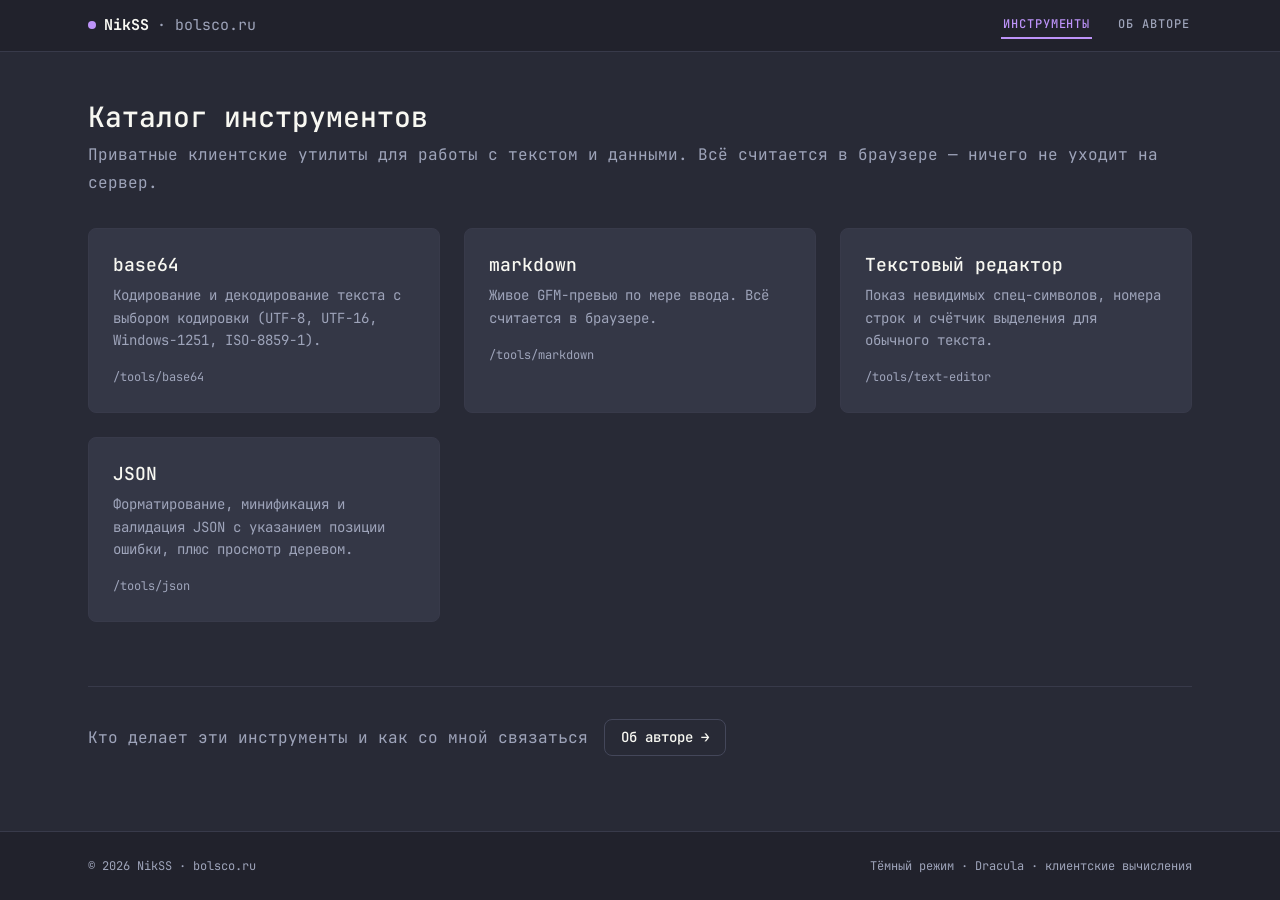
<file: index.html>
<!DOCTYPE html><html lang="ru"><head><meta charset="utf-8"><meta http-equiv="Content-Security-Policy" content="default-src 'self'; script-src 'self' 'sha256-Q2BPg90ZMplYY+FSdApNErhpWafg2hcRRbndmvxuL/Q=' 'sha256-SaCkFfPruIdTXT8/97JArQmGxiJAL2o4bBDvSgJ5y3Q='; connect-src 'self'; style-src 'self' 'sha256-vv9IoKo7BSLbWcUHr3tNmfNVmm5L/9Cfn2H6LMk7/ow='; font-src 'self'; img-src 'self'; object-src 'none'; base-uri 'self'; form-action 'self'"><meta name="referrer" content="no-referrer"><meta name="viewport" content="width=device-width, initial-scale=1"><link rel="preload" href="/fonts/JetBrainsMono-wght.woff2" as="font" type="font/woff2" crossorigin><link rel="icon" type="image/svg+xml" href="/favicon.svg"><link rel="icon" href="/favicon.ico"><meta name="generator" content="Astro v7.0.6"><title>Инструменты — NikSS · bolsco.ru</title><link rel="stylesheet" href="/_astro/BaseLayout.e0ZJQWeP.css"><link rel="stylesheet" href="/_astro/index.C21UUZHM.css"><script type="module" src="/_astro/page.Cyd3g14u.js"></script></head><body><a class="skip-link" href="#main-content" data-astro-cid-pbhazpx6>К содержимому</a><header class="top-bar" data-astro-cid-nazmfhjt><div class="top-bar__inner" data-astro-cid-nazmfhjt><a class="brand" href="/" data-astro-cid-nazmfhjt><span class="dot" aria-hidden="true" data-astro-cid-nazmfhjt></span><span class="brand__name" data-astro-cid-nazmfhjt>NikSS</span><span class="brand__host" data-astro-cid-nazmfhjt>· bolsco.ru</span></a><button class="burger" type="button" aria-label="Открыть меню" aria-expanded="false" aria-controls="primary-nav" data-label-open="Открыть меню" data-label-close="Закрыть меню" data-astro-cid-nazmfhjt><svg class="burger__icon" width="18" height="18" viewBox="0 0 18 18" fill="none" stroke="currentColor" stroke-width="1.5" stroke-linecap="round" aria-hidden="true" data-astro-cid-nazmfhjt><line x1="2" y1="5" x2="16" y2="5" data-astro-cid-nazmfhjt></line><line x1="2" y1="9" x2="16" y2="9" data-astro-cid-nazmfhjt></line><line x1="2" y1="13" x2="16" y2="13" data-astro-cid-nazmfhjt></line></svg></button><nav class="nav" id="primary-nav" data-astro-cid-nazmfhjt><a class="t-label-caps is-active" href="/" aria-current="page" data-astro-cid-nazmfhjt>Инструменты</a><a class="t-label-caps" href="/about" data-astro-cid-nazmfhjt>Об авторе</a></nav></div></header><script type="module" src="/_astro/TopBar.astro_astro_type_script_index_0_lang.D17fcDbc.js"></script><main id="main-content" tabindex="-1"><div class="wrap-tool" data-astro-cid-lcdefpme><h1 class="t-heading-lg" data-astro-cid-lcdefpme>Каталог инструментов</h1><p class="t-body muted intro" data-astro-cid-lcdefpme>Приватные клиентские утилиты для работы с текстом и данными. Всё считается в браузере — ничего не уходит на сервер.</p><div class="grid" data-astro-cid-lcdefpme><a class="tool-card" href="/tools/base64" data-astro-cid-rr62mfgb><h2 class="t-heading-sm tool-card__name" data-astro-cid-rr62mfgb>base64</h2><p class="t-body-sm tool-card__desc" data-astro-cid-rr62mfgb>Кодирование и декодирование текста с выбором кодировки (UTF-8, UTF-16, Windows-1251, ISO-8859-1).</p><p class="tool-card__route" data-astro-cid-rr62mfgb>/tools/base64</p></a><a class="tool-card" href="/tools/markdown" data-astro-cid-rr62mfgb><h2 class="t-heading-sm tool-card__name" data-astro-cid-rr62mfgb>markdown</h2><p class="t-body-sm tool-card__desc" data-astro-cid-rr62mfgb>Живое GFM-превью по мере ввода. Всё считается в браузере.</p><p class="tool-card__route" data-astro-cid-rr62mfgb>/tools/markdown</p></a><a class="tool-card" href="/tools/text-editor" data-astro-cid-rr62mfgb><h2 class="t-heading-sm tool-card__name" data-astro-cid-rr62mfgb>Текстовый редактор</h2><p class="t-body-sm tool-card__desc" data-astro-cid-rr62mfgb>Показ невидимых спец-символов, номера строк и счётчик выделения для обычного текста.</p><p class="tool-card__route" data-astro-cid-rr62mfgb>/tools/text-editor</p></a><a class="tool-card" href="/tools/json" data-astro-cid-rr62mfgb><h2 class="t-heading-sm tool-card__name" data-astro-cid-rr62mfgb>JSON</h2><p class="t-body-sm tool-card__desc" data-astro-cid-rr62mfgb>Форматирование, минификация и валидация JSON с указанием позиции ошибки, плюс просмотр деревом.</p><p class="tool-card__route" data-astro-cid-rr62mfgb>/tools/json</p></a></div><aside class="about-cta" data-astro-cid-lcdefpme><p class="t-body muted" data-astro-cid-lcdefpme>Кто делает эти инструменты и как со мной связаться</p><a class="btn btn-ghost" href="/about" data-astro-cid-lcdefpme>Об авторе →</a></aside></div></main><footer class="footer" data-astro-cid-jo6i4kqk><div class="footer__inner" data-astro-cid-jo6i4kqk><span data-astro-cid-jo6i4kqk>© 2026 NikSS · bolsco.ru</span><span data-astro-cid-jo6i4kqk>Тёмный режим · Dracula · клиентские вычисления</span></div></footer></body></html>
</file>
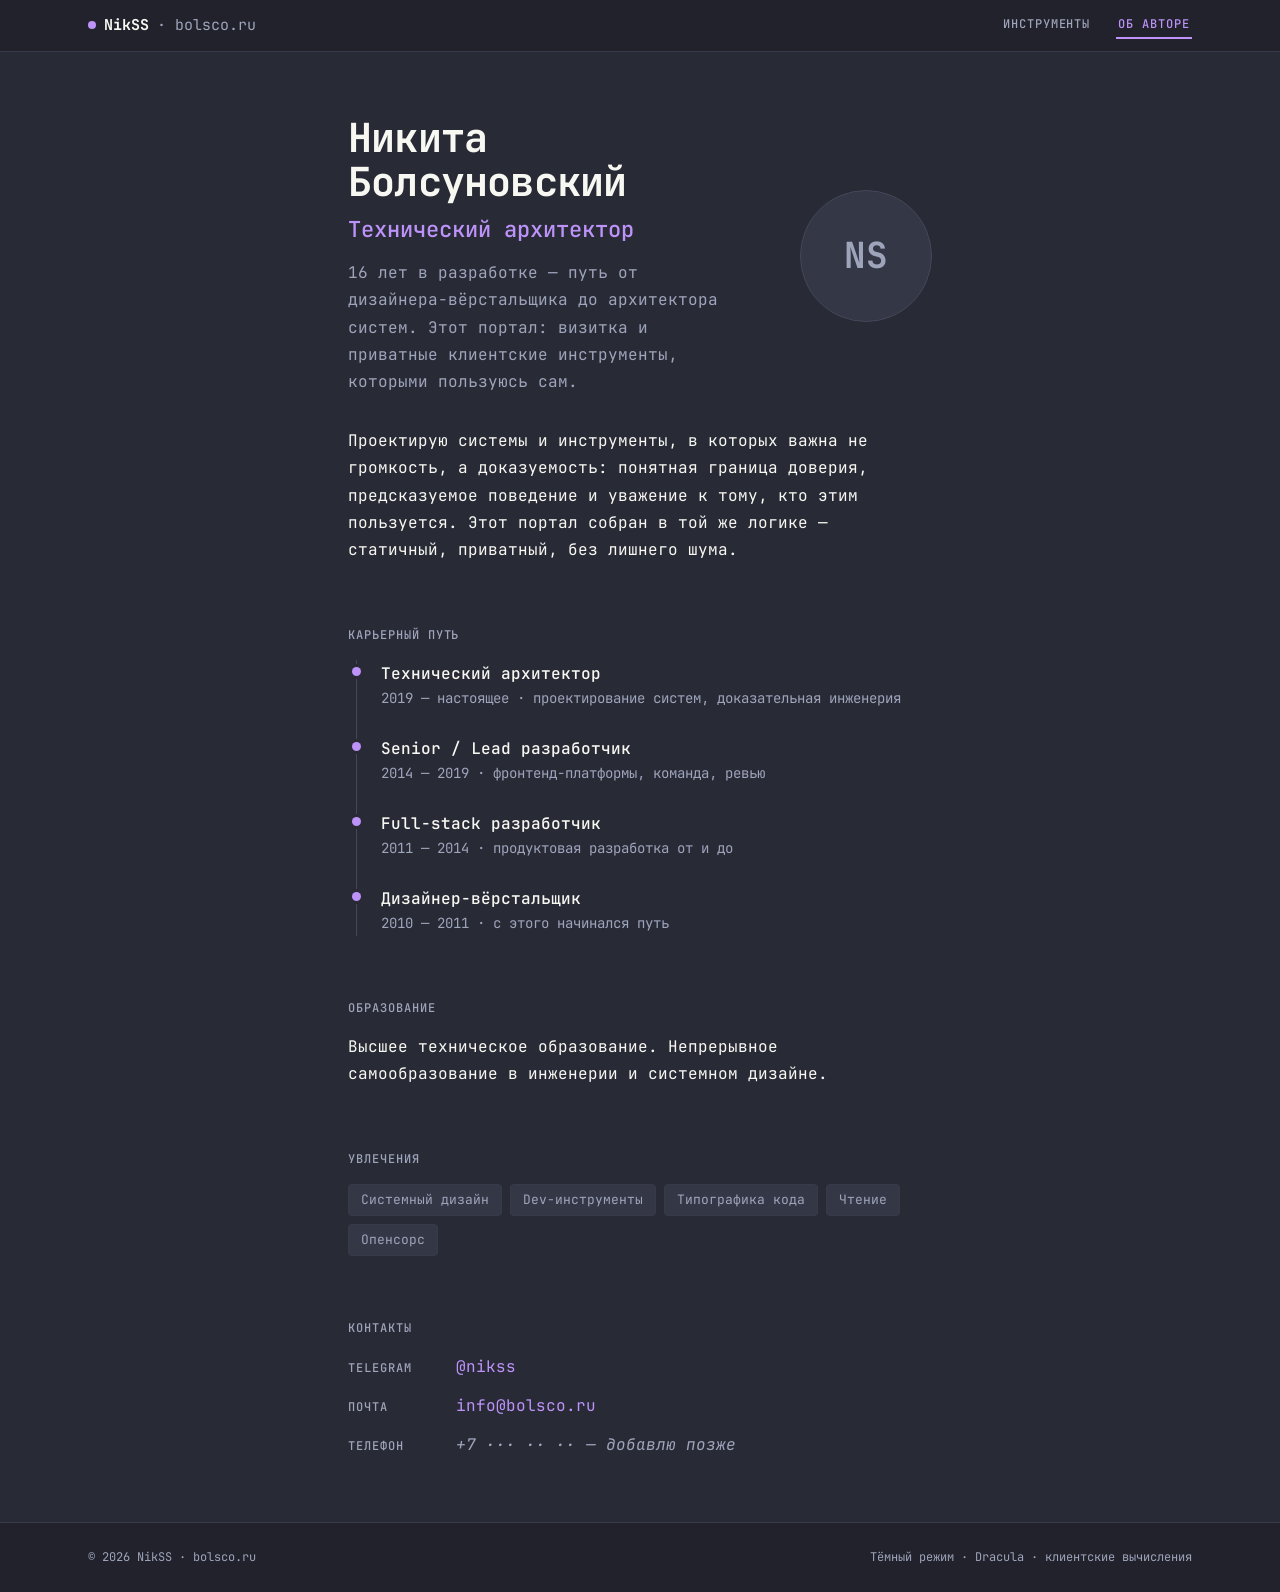
<file: about/index.html>
<!DOCTYPE html><html lang="ru"><head><meta charset="utf-8"><meta http-equiv="Content-Security-Policy" content="default-src 'self'; script-src 'self' 'sha256-Q2BPg90ZMplYY+FSdApNErhpWafg2hcRRbndmvxuL/Q=' 'sha256-SaCkFfPruIdTXT8/97JArQmGxiJAL2o4bBDvSgJ5y3Q='; connect-src 'self'; style-src 'self' 'sha256-vv9IoKo7BSLbWcUHr3tNmfNVmm5L/9Cfn2H6LMk7/ow='; font-src 'self'; img-src 'self'; object-src 'none'; base-uri 'self'; form-action 'self'"><meta name="referrer" content="no-referrer"><meta name="viewport" content="width=device-width, initial-scale=1"><link rel="preload" href="/fonts/JetBrainsMono-wght.woff2" as="font" type="font/woff2" crossorigin><link rel="icon" type="image/svg+xml" href="/favicon.svg"><link rel="icon" href="/favicon.ico"><meta name="generator" content="Astro v7.0.6"><title>Об авторе — NikSS · bolsco.ru</title><link rel="stylesheet" href="/_astro/BaseLayout.e0ZJQWeP.css"><link rel="stylesheet" href="/_astro/about.B9zHnAOJ.css"><script type="module" src="/_astro/page.Cyd3g14u.js"></script></head><body><a class="skip-link" href="#main-content" data-astro-cid-pbhazpx6>К содержимому</a><header class="top-bar" data-astro-cid-nazmfhjt><div class="top-bar__inner" data-astro-cid-nazmfhjt><a class="brand" href="/" data-astro-cid-nazmfhjt><span class="dot" aria-hidden="true" data-astro-cid-nazmfhjt></span><span class="brand__name" data-astro-cid-nazmfhjt>NikSS</span><span class="brand__host" data-astro-cid-nazmfhjt>· bolsco.ru</span></a><button class="burger" type="button" aria-label="Открыть меню" aria-expanded="false" aria-controls="primary-nav" data-label-open="Открыть меню" data-label-close="Закрыть меню" data-astro-cid-nazmfhjt><svg class="burger__icon" width="18" height="18" viewBox="0 0 18 18" fill="none" stroke="currentColor" stroke-width="1.5" stroke-linecap="round" aria-hidden="true" data-astro-cid-nazmfhjt><line x1="2" y1="5" x2="16" y2="5" data-astro-cid-nazmfhjt></line><line x1="2" y1="9" x2="16" y2="9" data-astro-cid-nazmfhjt></line><line x1="2" y1="13" x2="16" y2="13" data-astro-cid-nazmfhjt></line></svg></button><nav class="nav" id="primary-nav" data-astro-cid-nazmfhjt><a class="t-label-caps" href="/" data-astro-cid-nazmfhjt>Инструменты</a><a class="t-label-caps is-active" href="/about" aria-current="page" data-astro-cid-nazmfhjt>Об авторе</a></nav></div></header><script type="module" src="/_astro/TopBar.astro_astro_type_script_index_0_lang.D17fcDbc.js"></script><main id="main-content" tabindex="-1"><div class="wrap-content" data-astro-cid-ta2fbyqs><!-- Hero: имя (= единственный h1), роль, строка-суть + аватар-инициалы --><section class="hero" data-astro-cid-ta2fbyqs><div data-astro-cid-ta2fbyqs><h1 class="t-display" data-astro-cid-ta2fbyqs>Никита Болсуновский</h1><p class="t-heading-md hero__role" data-astro-cid-ta2fbyqs>Технический архитектор</p><p class="t-body hero__lead" data-astro-cid-ta2fbyqs>16 лет в разработке — путь от дизайнера-вёрстальщика до архитектора систем. Этот портал: визитка и приватные клиентские инструменты, которыми пользуюсь сам.</p></div><div class="avatar" aria-hidden="true" data-astro-cid-ta2fbyqs>NS</div></section><!-- Биография (тело markdown коллекции) --><section class="section bio" data-astro-cid-ta2fbyqs><p>Проектирую системы и инструменты, в которых важна не громкость, а
доказуемость: понятная граница доверия, предсказуемое поведение и уважение к
тому, кто этим пользуется. Этот портал собран в той же логике — статичный,
приватный, без лишнего шума.</p>
</section><!-- Карьерный таймлайн --><section class="section" data-astro-cid-ta2fbyqs><h2 class="t-label-caps section__label" data-astro-cid-ta2fbyqs>Карьерный путь</h2><ul class="timeline" data-astro-cid-3xih677i><li data-astro-cid-3xih677i><div class="role" data-astro-cid-3xih677i>Технический архитектор</div><div class="meta" data-astro-cid-3xih677i>2019 — настоящее · проектирование систем, доказательная инженерия</div></li><li data-astro-cid-3xih677i><div class="role" data-astro-cid-3xih677i>Senior / Lead разработчик</div><div class="meta" data-astro-cid-3xih677i>2014 — 2019 · фронтенд-платформы, команда, ревью</div></li><li data-astro-cid-3xih677i><div class="role" data-astro-cid-3xih677i>Full-stack разработчик</div><div class="meta" data-astro-cid-3xih677i>2011 — 2014 · продуктовая разработка от и до</div></li><li data-astro-cid-3xih677i><div class="role" data-astro-cid-3xih677i>Дизайнер-вёрстальщик</div><div class="meta" data-astro-cid-3xih677i>2010 — 2011 · с этого начинался путь</div></li></ul></section><!-- Образование --><section class="section" data-astro-cid-ta2fbyqs><h2 class="t-label-caps section__label" data-astro-cid-ta2fbyqs>Образование</h2><p class="t-body" data-astro-cid-ta2fbyqs>Высшее техническое образование. Непрерывное самообразование в инженерии и системном дизайне.</p></section><!-- Увлечения --><section class="section" data-astro-cid-ta2fbyqs><h2 class="t-label-caps section__label" data-astro-cid-ta2fbyqs>Увлечения</h2><div class="chips" data-astro-cid-ta2fbyqs><span class="chip" data-astro-cid-ta2fbyqs>Системный дизайн</span><span class="chip" data-astro-cid-ta2fbyqs>Dev-инструменты</span><span class="chip" data-astro-cid-ta2fbyqs>Типографика кода</span><span class="chip" data-astro-cid-ta2fbyqs>Чтение</span><span class="chip" data-astro-cid-ta2fbyqs>Опенсорс</span></div></section><!-- Контакты (Story 1.6) --><section class="section" data-astro-cid-ta2fbyqs><h2 class="t-label-caps section__label" data-astro-cid-ta2fbyqs>Контакты</h2><div class="contacts" data-astro-cid-ta2fbyqs><div class="contact-row" data-astro-cid-xybwjpux><span class="k t-label-caps" data-astro-cid-xybwjpux>Telegram</span><a href="https://t.me/nikss" target="_blank" rel="noopener noreferrer" class="astro-xybwjpux" data-astro-cid-xybwjpux>@nikss</a></div><div class="contact-row" data-astro-cid-xybwjpux><span class="k t-label-caps" data-astro-cid-xybwjpux>Почта</span><a href="mailto:info@bolsco.ru" class="astro-xybwjpux" data-astro-cid-xybwjpux>info@bolsco.ru</a></div><div class="contact-row" data-astro-cid-xybwjpux><span class="k t-label-caps" data-astro-cid-xybwjpux>Телефон</span><span class="placeholder" aria-disabled="true" data-astro-cid-xybwjpux>+7 ··· ·· ·· — добавлю позже</span></div></div></section></div></main><footer class="footer" data-astro-cid-jo6i4kqk><div class="footer__inner" data-astro-cid-jo6i4kqk><span data-astro-cid-jo6i4kqk>© 2026 NikSS · bolsco.ru</span><span data-astro-cid-jo6i4kqk>Тёмный режим · Dracula · клиентские вычисления</span></div></footer></body></html>
</file>
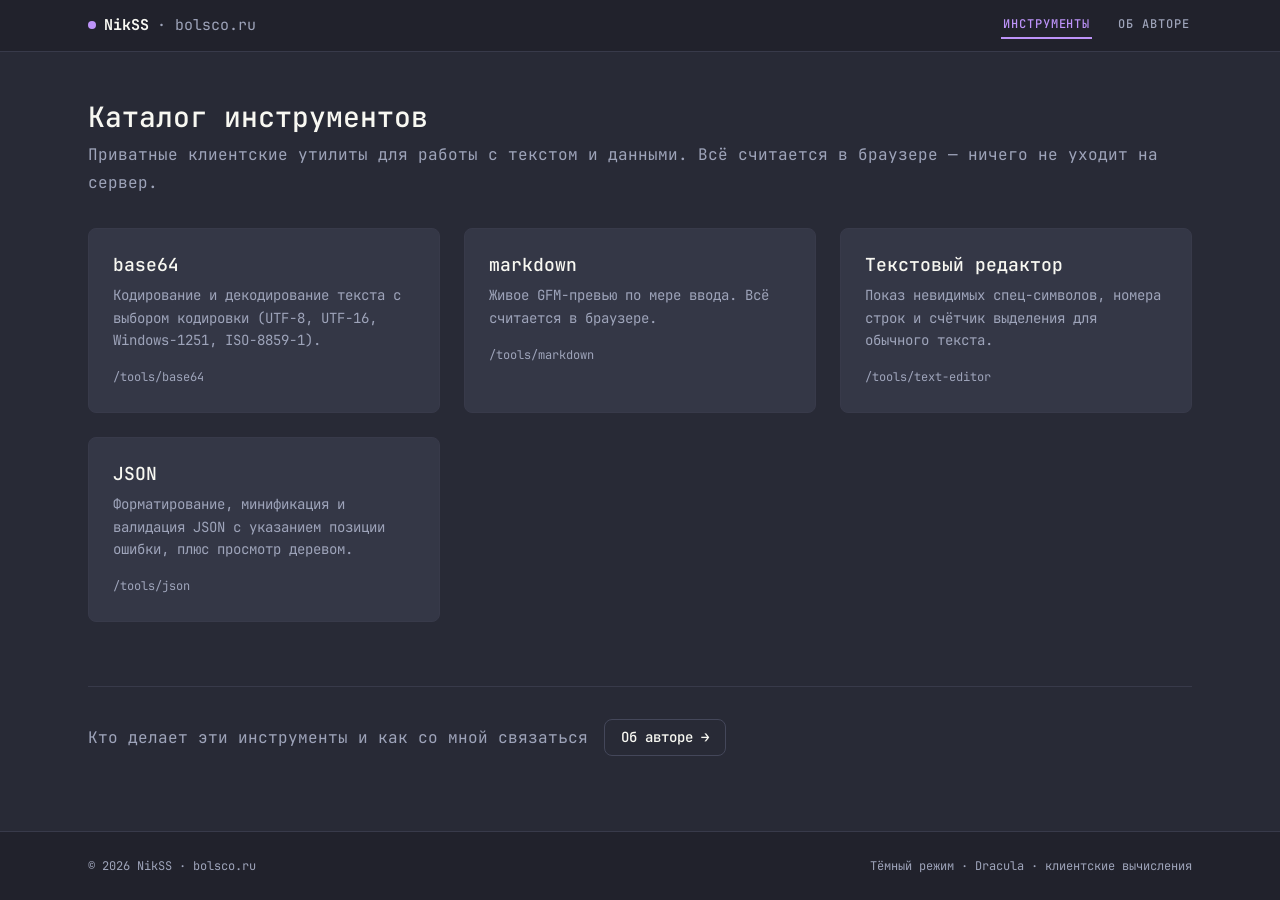
<file: tools/index.html>
<!DOCTYPE html><html lang="ru"><head><meta charset="utf-8"><meta http-equiv="Content-Security-Policy" content="default-src 'self'; script-src 'self' 'sha256-Q2BPg90ZMplYY+FSdApNErhpWafg2hcRRbndmvxuL/Q=' 'sha256-SaCkFfPruIdTXT8/97JArQmGxiJAL2o4bBDvSgJ5y3Q='; connect-src 'self'; style-src 'self' 'sha256-vv9IoKo7BSLbWcUHr3tNmfNVmm5L/9Cfn2H6LMk7/ow='; font-src 'self'; img-src 'self'; object-src 'none'; base-uri 'self'; form-action 'self'"><meta name="referrer" content="no-referrer"><meta name="viewport" content="width=device-width, initial-scale=1"><link rel="preload" href="/fonts/JetBrainsMono-wght.woff2" as="font" type="font/woff2" crossorigin><link rel="icon" type="image/svg+xml" href="/favicon.svg"><link rel="icon" href="/favicon.ico"><meta name="generator" content="Astro v7.0.6"><title>Инструменты — NikSS · bolsco.ru</title><meta http-equiv="refresh" content="0; url=/"><link rel="stylesheet" href="/_astro/BaseLayout.e0ZJQWeP.css"><script type="module" src="/_astro/page.Cyd3g14u.js"></script></head><body><a class="skip-link" href="#main-content" data-astro-cid-pbhazpx6>К содержимому</a><header class="top-bar" data-astro-cid-nazmfhjt><div class="top-bar__inner" data-astro-cid-nazmfhjt><a class="brand" href="/" data-astro-cid-nazmfhjt><span class="dot" aria-hidden="true" data-astro-cid-nazmfhjt></span><span class="brand__name" data-astro-cid-nazmfhjt>NikSS</span><span class="brand__host" data-astro-cid-nazmfhjt>· bolsco.ru</span></a><button class="burger" type="button" aria-label="Открыть меню" aria-expanded="false" aria-controls="primary-nav" data-label-open="Открыть меню" data-label-close="Закрыть меню" data-astro-cid-nazmfhjt><svg class="burger__icon" width="18" height="18" viewBox="0 0 18 18" fill="none" stroke="currentColor" stroke-width="1.5" stroke-linecap="round" aria-hidden="true" data-astro-cid-nazmfhjt><line x1="2" y1="5" x2="16" y2="5" data-astro-cid-nazmfhjt></line><line x1="2" y1="9" x2="16" y2="9" data-astro-cid-nazmfhjt></line><line x1="2" y1="13" x2="16" y2="13" data-astro-cid-nazmfhjt></line></svg></button><nav class="nav" id="primary-nav" data-astro-cid-nazmfhjt><a class="t-label-caps is-active" href="/" aria-current="page" data-astro-cid-nazmfhjt>Инструменты</a><a class="t-label-caps" href="/about" data-astro-cid-nazmfhjt>Об авторе</a></nav></div></header><script type="module" src="/_astro/TopBar.astro_astro_type_script_index_0_lang.D17fcDbc.js"></script><main id="main-content" tabindex="-1"><div class="wrap-tool"><p class="t-body muted">Приватные клиентские утилиты для работы с текстом и данными. Всё считается в браузере — ничего не уходит на сервер.</p><a class="btn btn-primary" href="/">Каталог инструментов</a></div></main><footer class="footer" data-astro-cid-jo6i4kqk><div class="footer__inner" data-astro-cid-jo6i4kqk><span data-astro-cid-jo6i4kqk>© 2026 NikSS · bolsco.ru</span><span data-astro-cid-jo6i4kqk>Тёмный режим · Dracula · клиентские вычисления</span></div></footer></body></html>
</file>
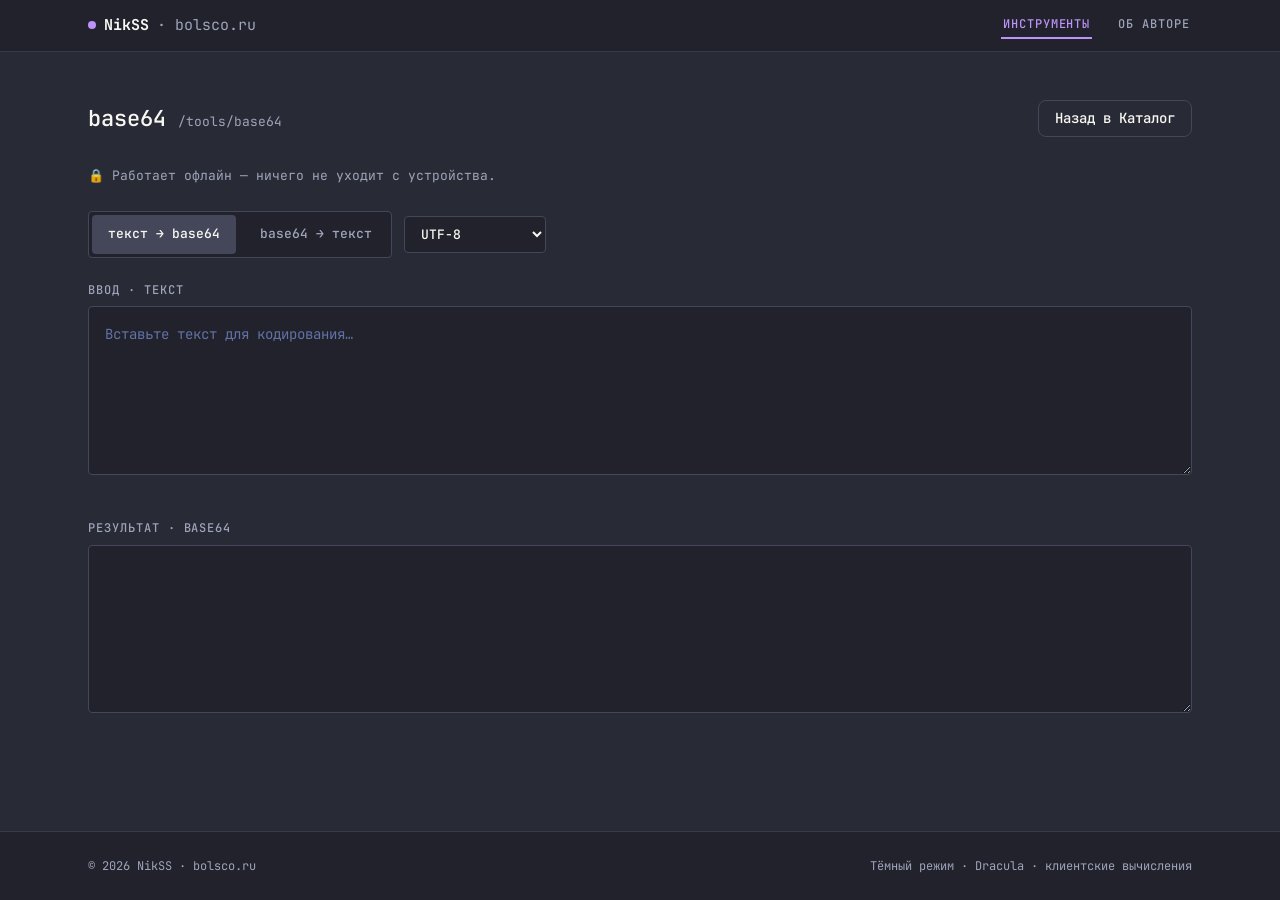
<file: tools/base64/index.html>
<!DOCTYPE html><html lang="ru"><head><meta charset="utf-8"><meta http-equiv="Content-Security-Policy" content="default-src 'self'; script-src 'self' 'sha256-Q2BPg90ZMplYY+FSdApNErhpWafg2hcRRbndmvxuL/Q=' 'sha256-SaCkFfPruIdTXT8/97JArQmGxiJAL2o4bBDvSgJ5y3Q='; connect-src 'self'; style-src 'self' 'sha256-vv9IoKo7BSLbWcUHr3tNmfNVmm5L/9Cfn2H6LMk7/ow='; font-src 'self'; img-src 'self'; object-src 'none'; base-uri 'self'; form-action 'self'"><meta name="referrer" content="no-referrer"><meta name="viewport" content="width=device-width, initial-scale=1"><link rel="preload" href="/fonts/JetBrainsMono-wght.woff2" as="font" type="font/woff2" crossorigin><link rel="icon" type="image/svg+xml" href="/favicon.svg"><link rel="icon" href="/favicon.ico"><meta name="generator" content="Astro v7.0.6"><title>base64 — NikSS · bolsco.ru</title><link rel="stylesheet" href="/_astro/BaseLayout.e0ZJQWeP.css"><link rel="stylesheet" href="/_astro/base64.CO4fYUjd.css"><link rel="stylesheet" href="/_astro/ToolHead.BxkSwnH4.css"><script type="module" src="/_astro/page.Cyd3g14u.js"></script></head><body><a class="skip-link" href="#main-content" data-astro-cid-pbhazpx6>К содержимому</a><header class="top-bar" data-astro-cid-nazmfhjt><div class="top-bar__inner" data-astro-cid-nazmfhjt><a class="brand" href="/" data-astro-cid-nazmfhjt><span class="dot" aria-hidden="true" data-astro-cid-nazmfhjt></span><span class="brand__name" data-astro-cid-nazmfhjt>NikSS</span><span class="brand__host" data-astro-cid-nazmfhjt>· bolsco.ru</span></a><button class="burger" type="button" aria-label="Открыть меню" aria-expanded="false" aria-controls="primary-nav" data-label-open="Открыть меню" data-label-close="Закрыть меню" data-astro-cid-nazmfhjt><svg class="burger__icon" width="18" height="18" viewBox="0 0 18 18" fill="none" stroke="currentColor" stroke-width="1.5" stroke-linecap="round" aria-hidden="true" data-astro-cid-nazmfhjt><line x1="2" y1="5" x2="16" y2="5" data-astro-cid-nazmfhjt></line><line x1="2" y1="9" x2="16" y2="9" data-astro-cid-nazmfhjt></line><line x1="2" y1="13" x2="16" y2="13" data-astro-cid-nazmfhjt></line></svg></button><nav class="nav" id="primary-nav" data-astro-cid-nazmfhjt><a class="t-label-caps is-active" href="/" aria-current="page" data-astro-cid-nazmfhjt>Инструменты</a><a class="t-label-caps" href="/about" data-astro-cid-nazmfhjt>Об авторе</a></nav></div></header><script type="module" src="/_astro/TopBar.astro_astro_type_script_index_0_lang.D17fcDbc.js"></script><main id="main-content" tabindex="-1"><div class="wrap-tool"><div class="tool-head" data-astro-cid-rr3calc3><div class="tool-head__title" data-astro-cid-rr3calc3><h1 class="t-heading-md" data-astro-cid-rr3calc3>base64</h1><span class="tool-head__route" data-astro-cid-rr3calc3>/tools/base64</span></div><a class="btn btn-ghost" href="/" data-astro-cid-rr3calc3>Назад в Каталог</a></div><p class="privacy-note" data-astro-cid-kl3nr6fs><span class="privacy-note__icon" aria-hidden="true" data-astro-cid-kl3nr6fs>🔒</span>Работает офлайн — ничего не уходит с устройства.</p><style>astro-island,astro-slot,astro-static-slot{display:contents}</style><script>(()=>{var a=(s,i,o)=>{let r=async()=>{await(await s())()},t=typeof i.value=="object"?i.value:void 0,c={rootMargin:t==null?void 0:t.rootMargin},n=new IntersectionObserver(e=>{for(let l of e)if(l.isIntersecting){n.disconnect(),r();break}},c);for(let e of o.children)n.observe(e)};(self.Astro||(self.Astro={})).visible=a;window.dispatchEvent(new Event("astro:visible"));})();</script><script>(()=>{var g=Object.defineProperty;var w=(c,s,d)=>s in c?g(c,s,{enumerable:!0,configurable:!0,writable:!0,value:d}):c[s]=d;var l=(c,s,d)=>w(c,typeof s!="symbol"?s+"":s,d);var E=new Set(["__proto__","constructor","prototype"]);{let c={0:t=>y(t),1:t=>d(t),2:t=>new RegExp(t),3:t=>new Date(t),4:t=>new Map(d(t)),5:t=>new Set(d(t)),6:t=>BigInt(t),7:t=>new URL(t),8:t=>new Uint8Array(t),9:t=>new Uint16Array(t),10:t=>new Uint32Array(t),11:t=>Number.POSITIVE_INFINITY*t},s=t=>{let[p,e]=t;return p in c?c[p](e):void 0},d=t=>t.map(s),y=t=>typeof t!="object"||t===null?t:Object.fromEntries(Object.entries(t).map(([p,e])=>[p,s(e)]));class f extends HTMLElement{constructor(){super(...arguments);l(this,"Component");l(this,"hydrator");l(this,"hydrate",async()=>{var b;if(!this.hydrator||!this.isConnected)return;let e=(b=this.parentElement)==null?void 0:b.closest("astro-island[ssr]");if(e){e.addEventListener("astro:hydrate",this.hydrate,{once:!0});return}let n=this.querySelectorAll("astro-slot"),r={},i=this.querySelectorAll("template[data-astro-template]");for(let o of i){let a=o.closest(this.tagName);a!=null&&a.isSameNode(this)&&(r[o.getAttribute("data-astro-template")||"default"]=o.innerHTML,o.remove())}for(let o of n){let a=o.closest(this.tagName);a!=null&&a.isSameNode(this)&&(r[o.getAttribute("name")||"default"]=o.innerHTML)}let u;try{u=this.hasAttribute("props")?y(JSON.parse(this.getAttribute("props"))):{}}catch(o){let a=this.getAttribute("component-url")||"<unknown>",v=this.getAttribute("component-export");throw v&&(a+=` (export ${v})`),console.error(`[hydrate] Error parsing props for component ${a}`,this.getAttribute("props"),o),o}let h;await this.hydrator(this)(this.Component,u,r,{client:this.getAttribute("client")}),this.removeAttribute("ssr"),this.dispatchEvent(new CustomEvent("astro:hydrate"))});l(this,"unmount",()=>{this.isConnected||this.dispatchEvent(new CustomEvent("astro:unmount"))})}disconnectedCallback(){document.removeEventListener("astro:after-swap",this.unmount),document.addEventListener("astro:after-swap",this.unmount,{once:!0})}connectedCallback(){if(!this.hasAttribute("await-children")||document.readyState==="interactive"||document.readyState==="complete")this.childrenConnectedCallback();else{let e=()=>{document.removeEventListener("DOMContentLoaded",e),n.disconnect(),this.childrenConnectedCallback()},n=new MutationObserver(()=>{var r;((r=this.lastChild)==null?void 0:r.nodeType)===Node.COMMENT_NODE&&this.lastChild.nodeValue==="astro:end"&&(this.lastChild.remove(),e())});n.observe(this,{childList:!0}),document.addEventListener("DOMContentLoaded",e)}}async childrenConnectedCallback(){let e=this.getAttribute("before-hydration-url");e&&await import(e),this.start()}getRetryImportUrl(e){let n=new URL(e,document.baseURI),r=`astro-retry=${Date.now()}`,i=n.hash.replace(/^#/,"");return n.hash=i?`${i}&${r}`:r,n.toString()}async importWithRetry(e){try{return await import(e)}catch(n){return await new Promise(r=>setTimeout(r,1e3)),import(this.getRetryImportUrl(e))}}handleHydrationError(e){let n=this.getAttribute("component-url"),r=new CustomEvent("astro:hydration-error",{cancelable:!0,bubbles:!0,composed:!0,detail:{error:e,componentUrl:n}});this.dispatchEvent(r)&&console.error(`[astro-island] Error hydrating ${n}`,e)}async start(){let e=JSON.parse(this.getAttribute("opts")),n=this.getAttribute("client");if(Astro[n]===void 0){window.addEventListener(`astro:${n}`,()=>this.start(),{once:!0});return}try{await Astro[n](async()=>{let r=this.getAttribute("renderer-url");try{let[i,{default:u}]=await Promise.all([this.importWithRetry(this.getAttribute("component-url")),r?this.importWithRetry(r):Promise.resolve({default:()=>()=>{}})]),h=this.getAttribute("component-export")||"default";if(h.includes(".")){this.Component=i;for(let m of h.split(".")){if(E.has(m)||!this.Component||typeof this.Component!="object"&&typeof this.Component!="function"||!Object.hasOwn(this.Component,m))throw new Error(`Invalid component export path: ${h}`);this.Component=this.Component[m]}}else{if(E.has(h))throw new Error(`Invalid component export path: ${h}`);this.Component=i[h]}return this.hydrator=u,this.hydrate}catch(i){return this.handleHydrationError(i),()=>{}}},e,this)}catch(r){this.handleHydrationError(r)}}attributeChangedCallback(){this.hydrate()}}l(f,"observedAttributes",["props"]),customElements.get("astro-island")||customElements.define("astro-island",f)}})();</script><astro-island uid="ZACYKT" component-url="/_astro/Base64Tool.C5UAzUw6.js" component-export="default" renderer-url="/_astro/client.svelte.BQ--7dd4.js" props="{&quot;strings&quot;:[0,{&quot;dirEncode&quot;:[0,&quot;текст → base64&quot;],&quot;dirDecode&quot;:[0,&quot;base64 → текст&quot;],&quot;inputLabelEncode&quot;:[0,&quot;Ввод · текст&quot;],&quot;inputLabelDecode&quot;:[0,&quot;Ввод · base64&quot;],&quot;outputLabelEncode&quot;:[0,&quot;Результат · base64&quot;],&quot;outputLabelDecode&quot;:[0,&quot;Результат · текст&quot;],&quot;placeholderEncode&quot;:[0,&quot;Вставьте текст для кодирования…&quot;],&quot;placeholderDecode&quot;:[0,&quot;Вставьте base64-строку для декодирования…&quot;],&quot;errorInvalid&quot;:[0,&quot;Это не похоже на base64 — проверьте строку&quot;],&quot;errorUnencodable&quot;:[0,&quot;В выбранной кодировке нет некоторых символов ввода&quot;],&quot;encodingLabel&quot;:[0,&quot;Кодировка&quot;]}]}" ssr client="visible" opts="{&quot;name&quot;:&quot;Base64Tool&quot;,&quot;value&quot;:true}" await-children><!--[--><div class="tool svelte-1wlbedk"><div class="tool-head-row svelte-1wlbedk"><div class="segmented svelte-1wlbedk" role="group" aria-label="Ввод · текст"><button type="button" aria-pressed="true" class="svelte-1wlbedk is-active">текст → base64</button> <button type="button" aria-pressed="false" class="svelte-1wlbedk">base64 → текст</button></div> <select class="encoding-select svelte-1wlbedk" aria-label="Кодировка" title="Кодировка"><!--[--><option value="UTF-8" selected="">UTF-8</option><option value="UTF-16">UTF-16</option><option value="Windows-1251">Windows-1251</option><option value="ISO-8859-1">ISO-8859-1</option><!--]--></select></div> <label class="t-label-caps field-label svelte-1wlbedk" for="b64-in">Ввод · текст</label> <textarea id="b64-in" class="t-mono-io svelte-1wlbedk" rows="6" spellcheck="false" placeholder="Вставьте текст для кодирования…" aria-describedby="b64-err"></textarea> <p id="b64-err" class="inline-error svelte-1wlbedk" aria-live="polite"><!--[-1--><!--]--></p> <label class="t-label-caps field-label svelte-1wlbedk" for="b64-out">Результат · base64</label> <textarea id="b64-out" class="t-mono-io svelte-1wlbedk" rows="6" readonly=""></textarea></div><!--]--><!--astro:end--></astro-island></div></main><footer class="footer" data-astro-cid-jo6i4kqk><div class="footer__inner" data-astro-cid-jo6i4kqk><span data-astro-cid-jo6i4kqk>© 2026 NikSS · bolsco.ru</span><span data-astro-cid-jo6i4kqk>Тёмный режим · Dracula · клиентские вычисления</span></div></footer></body></html>
</file>
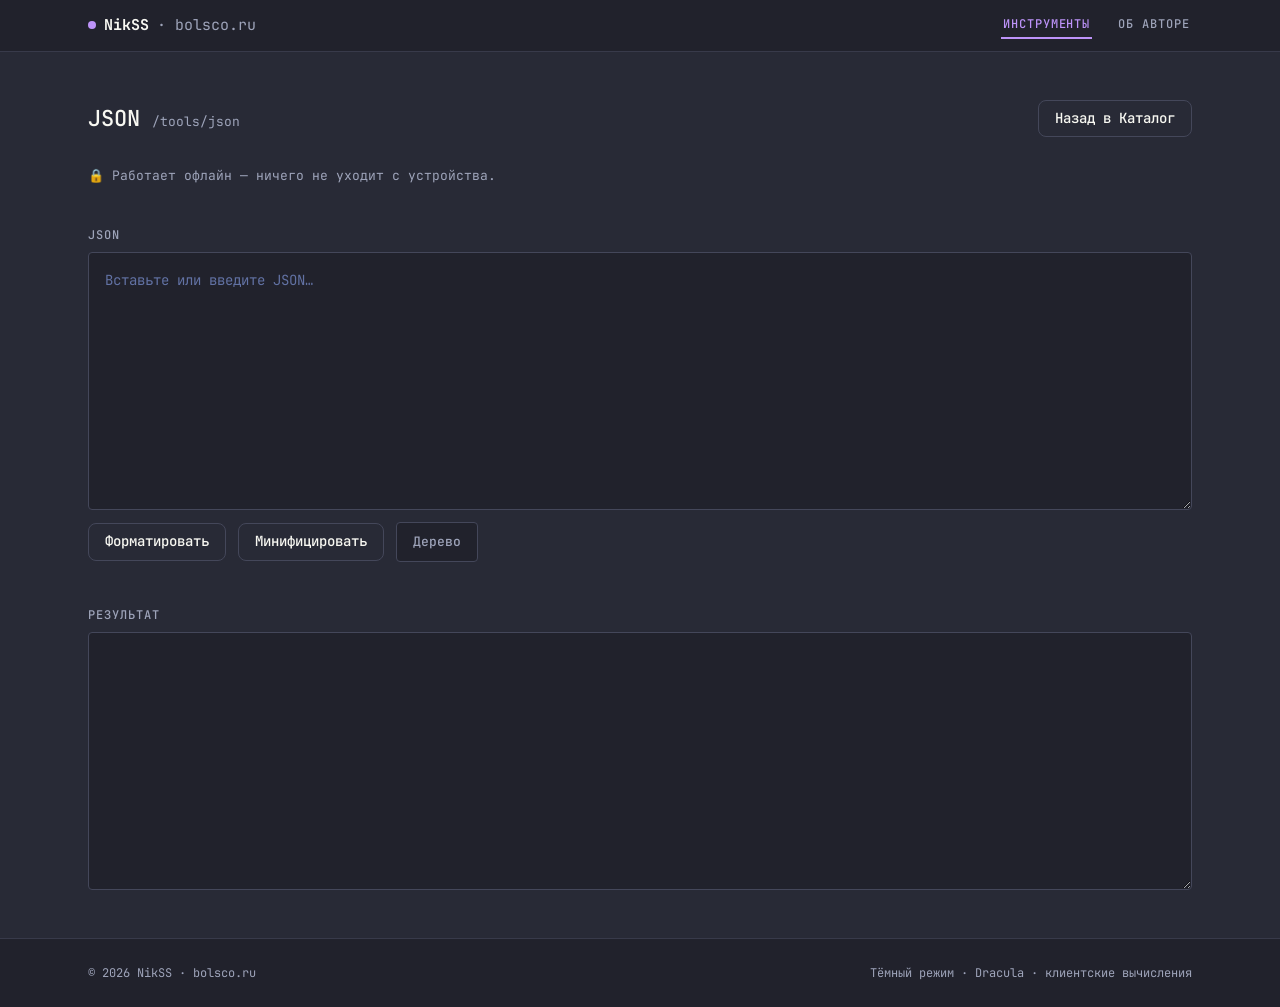
<file: tools/json/index.html>
<!DOCTYPE html><html lang="ru"><head><meta charset="utf-8"><meta http-equiv="Content-Security-Policy" content="default-src 'self'; script-src 'self' 'sha256-Q2BPg90ZMplYY+FSdApNErhpWafg2hcRRbndmvxuL/Q=' 'sha256-SaCkFfPruIdTXT8/97JArQmGxiJAL2o4bBDvSgJ5y3Q='; connect-src 'self'; style-src 'self' 'sha256-vv9IoKo7BSLbWcUHr3tNmfNVmm5L/9Cfn2H6LMk7/ow='; font-src 'self'; img-src 'self'; object-src 'none'; base-uri 'self'; form-action 'self'"><meta name="referrer" content="no-referrer"><meta name="viewport" content="width=device-width, initial-scale=1"><link rel="preload" href="/fonts/JetBrainsMono-wght.woff2" as="font" type="font/woff2" crossorigin><link rel="icon" type="image/svg+xml" href="/favicon.svg"><link rel="icon" href="/favicon.ico"><meta name="generator" content="Astro v7.0.6"><title>JSON — NikSS · bolsco.ru</title><link rel="stylesheet" href="/_astro/BaseLayout.e0ZJQWeP.css"><link rel="stylesheet" href="/_astro/json.BVJPuOQL.css"><link rel="stylesheet" href="/_astro/ToolHead.BxkSwnH4.css"><script type="module" src="/_astro/page.Cyd3g14u.js"></script></head><body><a class="skip-link" href="#main-content" data-astro-cid-pbhazpx6>К содержимому</a><header class="top-bar" data-astro-cid-nazmfhjt><div class="top-bar__inner" data-astro-cid-nazmfhjt><a class="brand" href="/" data-astro-cid-nazmfhjt><span class="dot" aria-hidden="true" data-astro-cid-nazmfhjt></span><span class="brand__name" data-astro-cid-nazmfhjt>NikSS</span><span class="brand__host" data-astro-cid-nazmfhjt>· bolsco.ru</span></a><button class="burger" type="button" aria-label="Открыть меню" aria-expanded="false" aria-controls="primary-nav" data-label-open="Открыть меню" data-label-close="Закрыть меню" data-astro-cid-nazmfhjt><svg class="burger__icon" width="18" height="18" viewBox="0 0 18 18" fill="none" stroke="currentColor" stroke-width="1.5" stroke-linecap="round" aria-hidden="true" data-astro-cid-nazmfhjt><line x1="2" y1="5" x2="16" y2="5" data-astro-cid-nazmfhjt></line><line x1="2" y1="9" x2="16" y2="9" data-astro-cid-nazmfhjt></line><line x1="2" y1="13" x2="16" y2="13" data-astro-cid-nazmfhjt></line></svg></button><nav class="nav" id="primary-nav" data-astro-cid-nazmfhjt><a class="t-label-caps is-active" href="/" aria-current="page" data-astro-cid-nazmfhjt>Инструменты</a><a class="t-label-caps" href="/about" data-astro-cid-nazmfhjt>Об авторе</a></nav></div></header><script type="module" src="/_astro/TopBar.astro_astro_type_script_index_0_lang.D17fcDbc.js"></script><main id="main-content" tabindex="-1"><div class="wrap-tool"><div class="tool-head" data-astro-cid-rr3calc3><div class="tool-head__title" data-astro-cid-rr3calc3><h1 class="t-heading-md" data-astro-cid-rr3calc3>JSON</h1><span class="tool-head__route" data-astro-cid-rr3calc3>/tools/json</span></div><a class="btn btn-ghost" href="/" data-astro-cid-rr3calc3>Назад в Каталог</a></div><p class="privacy-note" data-astro-cid-kl3nr6fs><span class="privacy-note__icon" aria-hidden="true" data-astro-cid-kl3nr6fs>🔒</span>Работает офлайн — ничего не уходит с устройства.</p><style>astro-island,astro-slot,astro-static-slot{display:contents}</style><script>(()=>{var a=(s,i,o)=>{let r=async()=>{await(await s())()},t=typeof i.value=="object"?i.value:void 0,c={rootMargin:t==null?void 0:t.rootMargin},n=new IntersectionObserver(e=>{for(let l of e)if(l.isIntersecting){n.disconnect(),r();break}},c);for(let e of o.children)n.observe(e)};(self.Astro||(self.Astro={})).visible=a;window.dispatchEvent(new Event("astro:visible"));})();</script><script>(()=>{var g=Object.defineProperty;var w=(c,s,d)=>s in c?g(c,s,{enumerable:!0,configurable:!0,writable:!0,value:d}):c[s]=d;var l=(c,s,d)=>w(c,typeof s!="symbol"?s+"":s,d);var E=new Set(["__proto__","constructor","prototype"]);{let c={0:t=>y(t),1:t=>d(t),2:t=>new RegExp(t),3:t=>new Date(t),4:t=>new Map(d(t)),5:t=>new Set(d(t)),6:t=>BigInt(t),7:t=>new URL(t),8:t=>new Uint8Array(t),9:t=>new Uint16Array(t),10:t=>new Uint32Array(t),11:t=>Number.POSITIVE_INFINITY*t},s=t=>{let[p,e]=t;return p in c?c[p](e):void 0},d=t=>t.map(s),y=t=>typeof t!="object"||t===null?t:Object.fromEntries(Object.entries(t).map(([p,e])=>[p,s(e)]));class f extends HTMLElement{constructor(){super(...arguments);l(this,"Component");l(this,"hydrator");l(this,"hydrate",async()=>{var b;if(!this.hydrator||!this.isConnected)return;let e=(b=this.parentElement)==null?void 0:b.closest("astro-island[ssr]");if(e){e.addEventListener("astro:hydrate",this.hydrate,{once:!0});return}let n=this.querySelectorAll("astro-slot"),r={},i=this.querySelectorAll("template[data-astro-template]");for(let o of i){let a=o.closest(this.tagName);a!=null&&a.isSameNode(this)&&(r[o.getAttribute("data-astro-template")||"default"]=o.innerHTML,o.remove())}for(let o of n){let a=o.closest(this.tagName);a!=null&&a.isSameNode(this)&&(r[o.getAttribute("name")||"default"]=o.innerHTML)}let u;try{u=this.hasAttribute("props")?y(JSON.parse(this.getAttribute("props"))):{}}catch(o){let a=this.getAttribute("component-url")||"<unknown>",v=this.getAttribute("component-export");throw v&&(a+=` (export ${v})`),console.error(`[hydrate] Error parsing props for component ${a}`,this.getAttribute("props"),o),o}let h;await this.hydrator(this)(this.Component,u,r,{client:this.getAttribute("client")}),this.removeAttribute("ssr"),this.dispatchEvent(new CustomEvent("astro:hydrate"))});l(this,"unmount",()=>{this.isConnected||this.dispatchEvent(new CustomEvent("astro:unmount"))})}disconnectedCallback(){document.removeEventListener("astro:after-swap",this.unmount),document.addEventListener("astro:after-swap",this.unmount,{once:!0})}connectedCallback(){if(!this.hasAttribute("await-children")||document.readyState==="interactive"||document.readyState==="complete")this.childrenConnectedCallback();else{let e=()=>{document.removeEventListener("DOMContentLoaded",e),n.disconnect(),this.childrenConnectedCallback()},n=new MutationObserver(()=>{var r;((r=this.lastChild)==null?void 0:r.nodeType)===Node.COMMENT_NODE&&this.lastChild.nodeValue==="astro:end"&&(this.lastChild.remove(),e())});n.observe(this,{childList:!0}),document.addEventListener("DOMContentLoaded",e)}}async childrenConnectedCallback(){let e=this.getAttribute("before-hydration-url");e&&await import(e),this.start()}getRetryImportUrl(e){let n=new URL(e,document.baseURI),r=`astro-retry=${Date.now()}`,i=n.hash.replace(/^#/,"");return n.hash=i?`${i}&${r}`:r,n.toString()}async importWithRetry(e){try{return await import(e)}catch(n){return await new Promise(r=>setTimeout(r,1e3)),import(this.getRetryImportUrl(e))}}handleHydrationError(e){let n=this.getAttribute("component-url"),r=new CustomEvent("astro:hydration-error",{cancelable:!0,bubbles:!0,composed:!0,detail:{error:e,componentUrl:n}});this.dispatchEvent(r)&&console.error(`[astro-island] Error hydrating ${n}`,e)}async start(){let e=JSON.parse(this.getAttribute("opts")),n=this.getAttribute("client");if(Astro[n]===void 0){window.addEventListener(`astro:${n}`,()=>this.start(),{once:!0});return}try{await Astro[n](async()=>{let r=this.getAttribute("renderer-url");try{let[i,{default:u}]=await Promise.all([this.importWithRetry(this.getAttribute("component-url")),r?this.importWithRetry(r):Promise.resolve({default:()=>()=>{}})]),h=this.getAttribute("component-export")||"default";if(h.includes(".")){this.Component=i;for(let m of h.split(".")){if(E.has(m)||!this.Component||typeof this.Component!="object"&&typeof this.Component!="function"||!Object.hasOwn(this.Component,m))throw new Error(`Invalid component export path: ${h}`);this.Component=this.Component[m]}}else{if(E.has(h))throw new Error(`Invalid component export path: ${h}`);this.Component=i[h]}return this.hydrator=u,this.hydrate}catch(i){return this.handleHydrationError(i),()=>{}}},e,this)}catch(r){this.handleHydrationError(r)}}attributeChangedCallback(){this.hydrate()}}l(f,"observedAttributes",["props"]),customElements.get("astro-island")||customElements.define("astro-island",f)}})();</script><astro-island uid="19wsAK" component-url="/_astro/JsonTool.QBWhGaJb.js" component-export="default" renderer-url="/_astro/client.svelte.BQ--7dd4.js" props="{&quot;strings&quot;:[0,{&quot;inputLabel&quot;:[0,&quot;JSON&quot;],&quot;placeholder&quot;:[0,&quot;Вставьте или введите JSON…&quot;],&quot;outputLabel&quot;:[0,&quot;Результат&quot;],&quot;formatLabel&quot;:[0,&quot;Форматировать&quot;],&quot;minifyLabel&quot;:[0,&quot;Минифицировать&quot;],&quot;treeToggleLabel&quot;:[0,&quot;Дерево&quot;]}]}" ssr client="visible" opts="{&quot;name&quot;:&quot;JsonTool&quot;,&quot;value&quot;:true}" await-children><!--[--><div class="tool svelte-7hq5vy"><label class="t-label-caps field-label svelte-7hq5vy" for="json-in">JSON</label> <textarea id="json-in" class="t-mono-io svelte-7hq5vy" rows="10" spellcheck="false" placeholder="Вставьте или введите JSON…" aria-describedby="json-err"></textarea> <div class="actions-row svelte-7hq5vy"><button type="button" class="btn btn-ghost">Форматировать</button> <button type="button" class="btn btn-ghost">Минифицировать</button> <button type="button" class="toggle-btn svelte-7hq5vy" aria-pressed="false" aria-label="Дерево">Дерево</button></div> <p id="json-err" class="inline-error svelte-7hq5vy" aria-live="polite"><!--[-1--><!--]--></p> <label class="t-label-caps field-label svelte-7hq5vy" for="json-out">Результат</label> <textarea id="json-out" class="t-mono-io svelte-7hq5vy" rows="10" readonly=""></textarea> <!--[-1--><!--]--></div><!--]--><!--astro:end--></astro-island></div></main><footer class="footer" data-astro-cid-jo6i4kqk><div class="footer__inner" data-astro-cid-jo6i4kqk><span data-astro-cid-jo6i4kqk>© 2026 NikSS · bolsco.ru</span><span data-astro-cid-jo6i4kqk>Тёмный режим · Dracula · клиентские вычисления</span></div></footer></body></html>
</file>
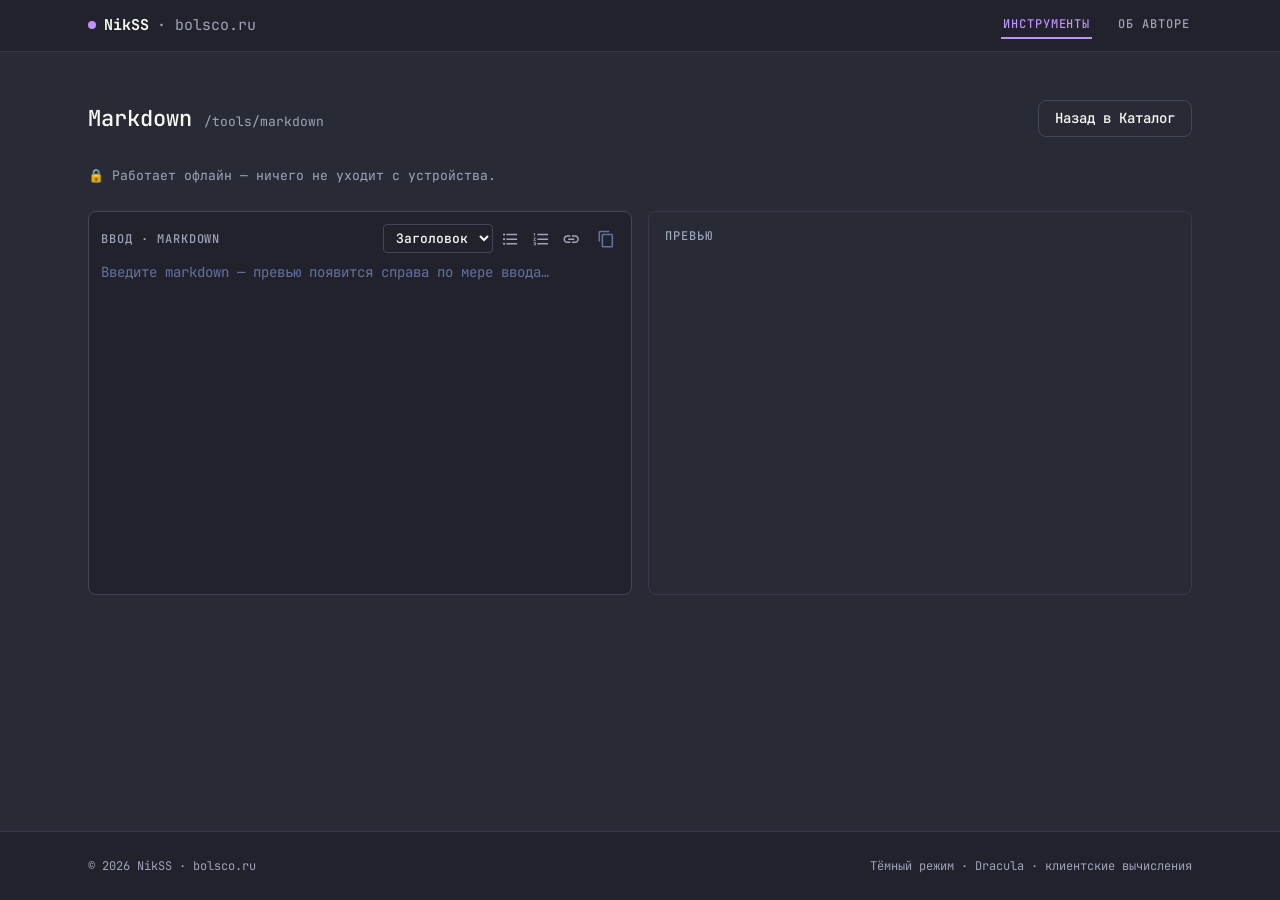
<file: tools/markdown/index.html>
<!DOCTYPE html><html lang="ru"><head><meta charset="utf-8"><meta http-equiv="Content-Security-Policy" content="default-src 'self'; script-src 'self' 'sha256-Q2BPg90ZMplYY+FSdApNErhpWafg2hcRRbndmvxuL/Q=' 'sha256-SaCkFfPruIdTXT8/97JArQmGxiJAL2o4bBDvSgJ5y3Q='; connect-src 'self'; style-src 'self' 'sha256-vv9IoKo7BSLbWcUHr3tNmfNVmm5L/9Cfn2H6LMk7/ow='; font-src 'self'; img-src 'self'; object-src 'none'; base-uri 'self'; form-action 'self'"><meta name="referrer" content="no-referrer"><meta name="viewport" content="width=device-width, initial-scale=1"><link rel="preload" href="/fonts/JetBrainsMono-wght.woff2" as="font" type="font/woff2" crossorigin><link rel="icon" type="image/svg+xml" href="/favicon.svg"><link rel="icon" href="/favicon.ico"><meta name="generator" content="Astro v7.0.6"><title>markdown — NikSS · bolsco.ru</title><link rel="stylesheet" href="/_astro/BaseLayout.e0ZJQWeP.css"><link rel="stylesheet" href="/_astro/ToolHead.BxkSwnH4.css"><link rel="stylesheet" href="/_astro/markdown.DqqB6fTy.css"><script type="module" src="/_astro/page.Cyd3g14u.js"></script></head><body><a class="skip-link" href="#main-content" data-astro-cid-pbhazpx6>К содержимому</a><header class="top-bar" data-astro-cid-nazmfhjt><div class="top-bar__inner" data-astro-cid-nazmfhjt><a class="brand" href="/" data-astro-cid-nazmfhjt><span class="dot" aria-hidden="true" data-astro-cid-nazmfhjt></span><span class="brand__name" data-astro-cid-nazmfhjt>NikSS</span><span class="brand__host" data-astro-cid-nazmfhjt>· bolsco.ru</span></a><button class="burger" type="button" aria-label="Открыть меню" aria-expanded="false" aria-controls="primary-nav" data-label-open="Открыть меню" data-label-close="Закрыть меню" data-astro-cid-nazmfhjt><svg class="burger__icon" width="18" height="18" viewBox="0 0 18 18" fill="none" stroke="currentColor" stroke-width="1.5" stroke-linecap="round" aria-hidden="true" data-astro-cid-nazmfhjt><line x1="2" y1="5" x2="16" y2="5" data-astro-cid-nazmfhjt></line><line x1="2" y1="9" x2="16" y2="9" data-astro-cid-nazmfhjt></line><line x1="2" y1="13" x2="16" y2="13" data-astro-cid-nazmfhjt></line></svg></button><nav class="nav" id="primary-nav" data-astro-cid-nazmfhjt><a class="t-label-caps is-active" href="/" aria-current="page" data-astro-cid-nazmfhjt>Инструменты</a><a class="t-label-caps" href="/about" data-astro-cid-nazmfhjt>Об авторе</a></nav></div></header><script type="module" src="/_astro/TopBar.astro_astro_type_script_index_0_lang.D17fcDbc.js"></script><main id="main-content" tabindex="-1"><div class="wrap-tool"><div class="tool-head" data-astro-cid-rr3calc3><div class="tool-head__title" data-astro-cid-rr3calc3><h1 class="t-heading-md" data-astro-cid-rr3calc3>Markdown</h1><span class="tool-head__route" data-astro-cid-rr3calc3>/tools/markdown</span></div><a class="btn btn-ghost" href="/" data-astro-cid-rr3calc3>Назад в Каталог</a></div><p class="privacy-note" data-astro-cid-kl3nr6fs><span class="privacy-note__icon" aria-hidden="true" data-astro-cid-kl3nr6fs>🔒</span>Работает офлайн — ничего не уходит с устройства.</p><style>astro-island,astro-slot,astro-static-slot{display:contents}</style><script>(()=>{var a=(s,i,o)=>{let r=async()=>{await(await s())()},t=typeof i.value=="object"?i.value:void 0,c={rootMargin:t==null?void 0:t.rootMargin},n=new IntersectionObserver(e=>{for(let l of e)if(l.isIntersecting){n.disconnect(),r();break}},c);for(let e of o.children)n.observe(e)};(self.Astro||(self.Astro={})).visible=a;window.dispatchEvent(new Event("astro:visible"));})();</script><script>(()=>{var g=Object.defineProperty;var w=(c,s,d)=>s in c?g(c,s,{enumerable:!0,configurable:!0,writable:!0,value:d}):c[s]=d;var l=(c,s,d)=>w(c,typeof s!="symbol"?s+"":s,d);var E=new Set(["__proto__","constructor","prototype"]);{let c={0:t=>y(t),1:t=>d(t),2:t=>new RegExp(t),3:t=>new Date(t),4:t=>new Map(d(t)),5:t=>new Set(d(t)),6:t=>BigInt(t),7:t=>new URL(t),8:t=>new Uint8Array(t),9:t=>new Uint16Array(t),10:t=>new Uint32Array(t),11:t=>Number.POSITIVE_INFINITY*t},s=t=>{let[p,e]=t;return p in c?c[p](e):void 0},d=t=>t.map(s),y=t=>typeof t!="object"||t===null?t:Object.fromEntries(Object.entries(t).map(([p,e])=>[p,s(e)]));class f extends HTMLElement{constructor(){super(...arguments);l(this,"Component");l(this,"hydrator");l(this,"hydrate",async()=>{var b;if(!this.hydrator||!this.isConnected)return;let e=(b=this.parentElement)==null?void 0:b.closest("astro-island[ssr]");if(e){e.addEventListener("astro:hydrate",this.hydrate,{once:!0});return}let n=this.querySelectorAll("astro-slot"),r={},i=this.querySelectorAll("template[data-astro-template]");for(let o of i){let a=o.closest(this.tagName);a!=null&&a.isSameNode(this)&&(r[o.getAttribute("data-astro-template")||"default"]=o.innerHTML,o.remove())}for(let o of n){let a=o.closest(this.tagName);a!=null&&a.isSameNode(this)&&(r[o.getAttribute("name")||"default"]=o.innerHTML)}let u;try{u=this.hasAttribute("props")?y(JSON.parse(this.getAttribute("props"))):{}}catch(o){let a=this.getAttribute("component-url")||"<unknown>",v=this.getAttribute("component-export");throw v&&(a+=` (export ${v})`),console.error(`[hydrate] Error parsing props for component ${a}`,this.getAttribute("props"),o),o}let h;await this.hydrator(this)(this.Component,u,r,{client:this.getAttribute("client")}),this.removeAttribute("ssr"),this.dispatchEvent(new CustomEvent("astro:hydrate"))});l(this,"unmount",()=>{this.isConnected||this.dispatchEvent(new CustomEvent("astro:unmount"))})}disconnectedCallback(){document.removeEventListener("astro:after-swap",this.unmount),document.addEventListener("astro:after-swap",this.unmount,{once:!0})}connectedCallback(){if(!this.hasAttribute("await-children")||document.readyState==="interactive"||document.readyState==="complete")this.childrenConnectedCallback();else{let e=()=>{document.removeEventListener("DOMContentLoaded",e),n.disconnect(),this.childrenConnectedCallback()},n=new MutationObserver(()=>{var r;((r=this.lastChild)==null?void 0:r.nodeType)===Node.COMMENT_NODE&&this.lastChild.nodeValue==="astro:end"&&(this.lastChild.remove(),e())});n.observe(this,{childList:!0}),document.addEventListener("DOMContentLoaded",e)}}async childrenConnectedCallback(){let e=this.getAttribute("before-hydration-url");e&&await import(e),this.start()}getRetryImportUrl(e){let n=new URL(e,document.baseURI),r=`astro-retry=${Date.now()}`,i=n.hash.replace(/^#/,"");return n.hash=i?`${i}&${r}`:r,n.toString()}async importWithRetry(e){try{return await import(e)}catch(n){return await new Promise(r=>setTimeout(r,1e3)),import(this.getRetryImportUrl(e))}}handleHydrationError(e){let n=this.getAttribute("component-url"),r=new CustomEvent("astro:hydration-error",{cancelable:!0,bubbles:!0,composed:!0,detail:{error:e,componentUrl:n}});this.dispatchEvent(r)&&console.error(`[astro-island] Error hydrating ${n}`,e)}async start(){let e=JSON.parse(this.getAttribute("opts")),n=this.getAttribute("client");if(Astro[n]===void 0){window.addEventListener(`astro:${n}`,()=>this.start(),{once:!0});return}try{await Astro[n](async()=>{let r=this.getAttribute("renderer-url");try{let[i,{default:u}]=await Promise.all([this.importWithRetry(this.getAttribute("component-url")),r?this.importWithRetry(r):Promise.resolve({default:()=>()=>{}})]),h=this.getAttribute("component-export")||"default";if(h.includes(".")){this.Component=i;for(let m of h.split(".")){if(E.has(m)||!this.Component||typeof this.Component!="object"&&typeof this.Component!="function"||!Object.hasOwn(this.Component,m))throw new Error(`Invalid component export path: ${h}`);this.Component=this.Component[m]}}else{if(E.has(h))throw new Error(`Invalid component export path: ${h}`);this.Component=i[h]}return this.hydrator=u,this.hydrate}catch(i){return this.handleHydrationError(i),()=>{}}},e,this)}catch(r){this.handleHydrationError(r)}}attributeChangedCallback(){this.hydrate()}}l(f,"observedAttributes",["props"]),customElements.get("astro-island")||customElements.define("astro-island",f)}})();</script><astro-island uid="12Kr9J" component-url="/_astro/MarkdownTool.Dc0BJHN7.js" component-export="default" renderer-url="/_astro/client.svelte.BQ--7dd4.js" props="{&quot;strings&quot;:[0,{&quot;editorLabel&quot;:[0,&quot;Ввод · markdown&quot;],&quot;previewLabel&quot;:[0,&quot;Превью&quot;],&quot;placeholder&quot;:[0,&quot;Введите markdown — превью появится справа по мере ввода…&quot;],&quot;viewInput&quot;:[0,&quot;Ввод&quot;],&quot;viewPreview&quot;:[0,&quot;Превью&quot;],&quot;toggleLabel&quot;:[0,&quot;Показать ввод или превью&quot;],&quot;previewTooLarge&quot;:[0,&quot;Документ слишком большой для живого превью. Редактирование и копирование остаются доступны.&quot;],&quot;loadError&quot;:[0,&quot;Не удалось загрузить превью. Обновите страницу, чтобы попробовать снова. Редактирование и копирование остаются доступны.&quot;],&quot;fmtGroupLabel&quot;:[0,&quot;Форматирование&quot;],&quot;fmtHeadingLabel&quot;:[0,&quot;Заголовок&quot;],&quot;fmtBulletLabel&quot;:[0,&quot;Маркированный список&quot;],&quot;fmtOrderedLabel&quot;:[0,&quot;Нумерованный список&quot;],&quot;fmtLinkLabel&quot;:[0,&quot;Вставить ссылку&quot;],&quot;linkTextPlaceholder&quot;:[0,&quot;текст&quot;],&quot;linkUrlPlaceholder&quot;:[0,&quot;url&quot;],&quot;copyLabel&quot;:[0,&quot;Скопировать markdown&quot;],&quot;copySuccess&quot;:[0,&quot;Скопировано&quot;],&quot;copyError&quot;:[0,&quot;Не удалось скопировать&quot;]}]}" ssr client="visible" opts="{&quot;name&quot;:&quot;MarkdownTool&quot;,&quot;value&quot;:true}" await-children><!--[--><div class="tool svelte-1ewdufk"><div class="segmented svelte-1ewdufk" role="group" aria-label="Показать ввод или превью"><button type="button" aria-pressed="true" class="svelte-1ewdufk is-active">Ввод</button> <button type="button" aria-pressed="false" class="svelte-1ewdufk">Превью</button></div> <div class="panes svelte-1ewdufk"><div class="pane editor-pane svelte-1ewdufk is-active"><div class="editor-head svelte-1ewdufk"><label class="pane-label t-label-caps svelte-1ewdufk" for="md-in">Ввод · markdown</label> <div class="fmt-cluster svelte-1ewdufk"><div class="fmt-toolbar svelte-1ewdufk" role="group" aria-label="Форматирование"><select class="fmt-select svelte-1ewdufk" aria-label="Заголовок" title="Заголовок"><option value="" disabled="" selected="" selected="">Заголовок</option><option value="1">H1</option><option value="2">H2</option><option value="3">H3</option></select> <button type="button" class="fmt-btn svelte-1ewdufk" aria-label="Маркированный список"><svg viewBox="0 0 24 24" fill="currentColor" aria-hidden="true" class="svelte-1ewdufk"><path d="M4 10.5A1.5 1.5 0 1 0 4 13.5 1.5 1.5 0 0 0 4 10.5zM4 4.5A1.5 1.5 0 1 0 4 7.5 1.5 1.5 0 0 0 4 4.5zM4 16.5A1.5 1.5 0 1 0 4 19.5 1.5 1.5 0 0 0 4 16.5zM7 19h14v-2H7v2zm0-6h14v-2H7v2zm0-8v2h14V5H7z"></path></svg></button> <button type="button" class="fmt-btn svelte-1ewdufk" aria-label="Нумерованный список"><svg viewBox="0 0 24 24" fill="currentColor" aria-hidden="true" class="svelte-1ewdufk"><path d="M2 17h2v.5H3v1h1v.5H2v1h3v-4H2v1zm1-9h1V4H2v1h1v3zm-1 3h1.8L2 13.1v.9h3v-1H3.2L5 10.9V10H2v1zm5-6v2h14V5H7zm0 14h14v-2H7v2zm0-6h14v-2H7v2z"></path></svg></button> <button type="button" class="fmt-btn svelte-1ewdufk" aria-label="Вставить ссылку"><svg viewBox="0 0 24 24" fill="currentColor" aria-hidden="true" class="svelte-1ewdufk"><path d="M3.9 12c0-1.71 1.39-3.1 3.1-3.1h4V7H7c-2.76 0-5 2.24-5 5s2.24 5 5 5h4v-1.9H7c-1.71 0-3.1-1.39-3.1-3.1zM8 13h8v-2H8v2zm9-6h-4v1.9h4c1.71 0 3.1 1.39 3.1 3.1s-1.39 3.1-3.1 3.1h-4V17h4c2.76 0 5-2.24 5-5s-2.24-5-5-5z"></path></svg></button></div> <button type="button" class="copy-btn svelte-1ewdufk" aria-label="Скопировать markdown" disabled=""><!--[-1--><svg viewBox="0 0 24 24" fill="currentColor" aria-hidden="true" class="svelte-1ewdufk"><path d="M16 1H4a2 2 0 0 0-2 2v12h2V3h12V1zm3 4H8a2 2 0 0 0-2 2v14a2 2 0 0 0 2 2h11a2 2 0 0 0 2-2V7a2 2 0 0 0-2-2zm0 16H8V7h11v14z"></path></svg><!--]--></button></div></div> <textarea id="md-in" class="t-mono-io svelte-1ewdufk" spellcheck="false" placeholder="Введите markdown — превью появится справа по мере ввода…"></textarea></div> <div class="pane preview-pane svelte-1ewdufk"><span id="md-preview-label" class="pane-label t-label-caps svelte-1ewdufk">Превью</span>  <div class="preview-body svelte-1ewdufk" role="region" aria-labelledby="md-preview-label"><!--[-1--><!--]-->  <!----><!----></div></div></div> <!--[-1--><!--]--></div><!--]--><!--astro:end--></astro-island></div></main><footer class="footer" data-astro-cid-jo6i4kqk><div class="footer__inner" data-astro-cid-jo6i4kqk><span data-astro-cid-jo6i4kqk>© 2026 NikSS · bolsco.ru</span><span data-astro-cid-jo6i4kqk>Тёмный режим · Dracula · клиентские вычисления</span></div></footer></body></html>
</file>
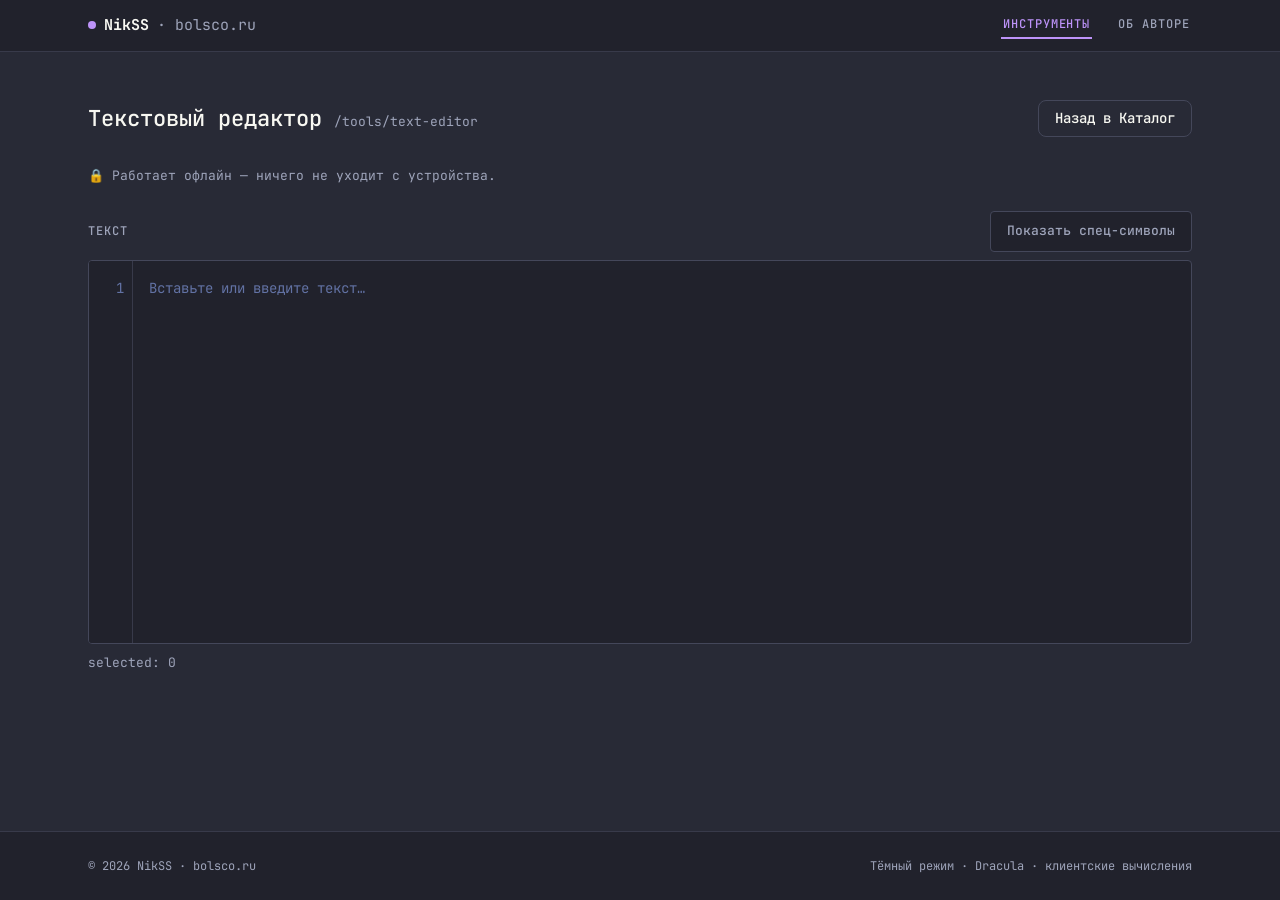
<file: tools/text-editor/index.html>
<!DOCTYPE html><html lang="ru"><head><meta charset="utf-8"><meta http-equiv="Content-Security-Policy" content="default-src 'self'; script-src 'self' 'sha256-Q2BPg90ZMplYY+FSdApNErhpWafg2hcRRbndmvxuL/Q=' 'sha256-SaCkFfPruIdTXT8/97JArQmGxiJAL2o4bBDvSgJ5y3Q='; connect-src 'self'; style-src 'self' 'sha256-vv9IoKo7BSLbWcUHr3tNmfNVmm5L/9Cfn2H6LMk7/ow='; font-src 'self'; img-src 'self'; object-src 'none'; base-uri 'self'; form-action 'self'"><meta name="referrer" content="no-referrer"><meta name="viewport" content="width=device-width, initial-scale=1"><link rel="preload" href="/fonts/JetBrainsMono-wght.woff2" as="font" type="font/woff2" crossorigin><link rel="icon" type="image/svg+xml" href="/favicon.svg"><link rel="icon" href="/favicon.ico"><meta name="generator" content="Astro v7.0.6"><title>Текстовый редактор — NikSS · bolsco.ru</title><link rel="stylesheet" href="/_astro/BaseLayout.e0ZJQWeP.css"><link rel="stylesheet" href="/_astro/ToolHead.BxkSwnH4.css"><link rel="stylesheet" href="/_astro/text-editor.BymiEuVU.css"><script type="module" src="/_astro/page.Cyd3g14u.js"></script></head><body><a class="skip-link" href="#main-content" data-astro-cid-pbhazpx6>К содержимому</a><header class="top-bar" data-astro-cid-nazmfhjt><div class="top-bar__inner" data-astro-cid-nazmfhjt><a class="brand" href="/" data-astro-cid-nazmfhjt><span class="dot" aria-hidden="true" data-astro-cid-nazmfhjt></span><span class="brand__name" data-astro-cid-nazmfhjt>NikSS</span><span class="brand__host" data-astro-cid-nazmfhjt>· bolsco.ru</span></a><button class="burger" type="button" aria-label="Открыть меню" aria-expanded="false" aria-controls="primary-nav" data-label-open="Открыть меню" data-label-close="Закрыть меню" data-astro-cid-nazmfhjt><svg class="burger__icon" width="18" height="18" viewBox="0 0 18 18" fill="none" stroke="currentColor" stroke-width="1.5" stroke-linecap="round" aria-hidden="true" data-astro-cid-nazmfhjt><line x1="2" y1="5" x2="16" y2="5" data-astro-cid-nazmfhjt></line><line x1="2" y1="9" x2="16" y2="9" data-astro-cid-nazmfhjt></line><line x1="2" y1="13" x2="16" y2="13" data-astro-cid-nazmfhjt></line></svg></button><nav class="nav" id="primary-nav" data-astro-cid-nazmfhjt><a class="t-label-caps is-active" href="/" aria-current="page" data-astro-cid-nazmfhjt>Инструменты</a><a class="t-label-caps" href="/about" data-astro-cid-nazmfhjt>Об авторе</a></nav></div></header><script type="module" src="/_astro/TopBar.astro_astro_type_script_index_0_lang.D17fcDbc.js"></script><main id="main-content" tabindex="-1"><div class="wrap-tool"><div class="tool-head" data-astro-cid-rr3calc3><div class="tool-head__title" data-astro-cid-rr3calc3><h1 class="t-heading-md" data-astro-cid-rr3calc3>Текстовый редактор</h1><span class="tool-head__route" data-astro-cid-rr3calc3>/tools/text-editor</span></div><a class="btn btn-ghost" href="/" data-astro-cid-rr3calc3>Назад в Каталог</a></div><p class="privacy-note" data-astro-cid-kl3nr6fs><span class="privacy-note__icon" aria-hidden="true" data-astro-cid-kl3nr6fs>🔒</span>Работает офлайн — ничего не уходит с устройства.</p><style>astro-island,astro-slot,astro-static-slot{display:contents}</style><script>(()=>{var a=(s,i,o)=>{let r=async()=>{await(await s())()},t=typeof i.value=="object"?i.value:void 0,c={rootMargin:t==null?void 0:t.rootMargin},n=new IntersectionObserver(e=>{for(let l of e)if(l.isIntersecting){n.disconnect(),r();break}},c);for(let e of o.children)n.observe(e)};(self.Astro||(self.Astro={})).visible=a;window.dispatchEvent(new Event("astro:visible"));})();</script><script>(()=>{var g=Object.defineProperty;var w=(c,s,d)=>s in c?g(c,s,{enumerable:!0,configurable:!0,writable:!0,value:d}):c[s]=d;var l=(c,s,d)=>w(c,typeof s!="symbol"?s+"":s,d);var E=new Set(["__proto__","constructor","prototype"]);{let c={0:t=>y(t),1:t=>d(t),2:t=>new RegExp(t),3:t=>new Date(t),4:t=>new Map(d(t)),5:t=>new Set(d(t)),6:t=>BigInt(t),7:t=>new URL(t),8:t=>new Uint8Array(t),9:t=>new Uint16Array(t),10:t=>new Uint32Array(t),11:t=>Number.POSITIVE_INFINITY*t},s=t=>{let[p,e]=t;return p in c?c[p](e):void 0},d=t=>t.map(s),y=t=>typeof t!="object"||t===null?t:Object.fromEntries(Object.entries(t).map(([p,e])=>[p,s(e)]));class f extends HTMLElement{constructor(){super(...arguments);l(this,"Component");l(this,"hydrator");l(this,"hydrate",async()=>{var b;if(!this.hydrator||!this.isConnected)return;let e=(b=this.parentElement)==null?void 0:b.closest("astro-island[ssr]");if(e){e.addEventListener("astro:hydrate",this.hydrate,{once:!0});return}let n=this.querySelectorAll("astro-slot"),r={},i=this.querySelectorAll("template[data-astro-template]");for(let o of i){let a=o.closest(this.tagName);a!=null&&a.isSameNode(this)&&(r[o.getAttribute("data-astro-template")||"default"]=o.innerHTML,o.remove())}for(let o of n){let a=o.closest(this.tagName);a!=null&&a.isSameNode(this)&&(r[o.getAttribute("name")||"default"]=o.innerHTML)}let u;try{u=this.hasAttribute("props")?y(JSON.parse(this.getAttribute("props"))):{}}catch(o){let a=this.getAttribute("component-url")||"<unknown>",v=this.getAttribute("component-export");throw v&&(a+=` (export ${v})`),console.error(`[hydrate] Error parsing props for component ${a}`,this.getAttribute("props"),o),o}let h;await this.hydrator(this)(this.Component,u,r,{client:this.getAttribute("client")}),this.removeAttribute("ssr"),this.dispatchEvent(new CustomEvent("astro:hydrate"))});l(this,"unmount",()=>{this.isConnected||this.dispatchEvent(new CustomEvent("astro:unmount"))})}disconnectedCallback(){document.removeEventListener("astro:after-swap",this.unmount),document.addEventListener("astro:after-swap",this.unmount,{once:!0})}connectedCallback(){if(!this.hasAttribute("await-children")||document.readyState==="interactive"||document.readyState==="complete")this.childrenConnectedCallback();else{let e=()=>{document.removeEventListener("DOMContentLoaded",e),n.disconnect(),this.childrenConnectedCallback()},n=new MutationObserver(()=>{var r;((r=this.lastChild)==null?void 0:r.nodeType)===Node.COMMENT_NODE&&this.lastChild.nodeValue==="astro:end"&&(this.lastChild.remove(),e())});n.observe(this,{childList:!0}),document.addEventListener("DOMContentLoaded",e)}}async childrenConnectedCallback(){let e=this.getAttribute("before-hydration-url");e&&await import(e),this.start()}getRetryImportUrl(e){let n=new URL(e,document.baseURI),r=`astro-retry=${Date.now()}`,i=n.hash.replace(/^#/,"");return n.hash=i?`${i}&${r}`:r,n.toString()}async importWithRetry(e){try{return await import(e)}catch(n){return await new Promise(r=>setTimeout(r,1e3)),import(this.getRetryImportUrl(e))}}handleHydrationError(e){let n=this.getAttribute("component-url"),r=new CustomEvent("astro:hydration-error",{cancelable:!0,bubbles:!0,composed:!0,detail:{error:e,componentUrl:n}});this.dispatchEvent(r)&&console.error(`[astro-island] Error hydrating ${n}`,e)}async start(){let e=JSON.parse(this.getAttribute("opts")),n=this.getAttribute("client");if(Astro[n]===void 0){window.addEventListener(`astro:${n}`,()=>this.start(),{once:!0});return}try{await Astro[n](async()=>{let r=this.getAttribute("renderer-url");try{let[i,{default:u}]=await Promise.all([this.importWithRetry(this.getAttribute("component-url")),r?this.importWithRetry(r):Promise.resolve({default:()=>()=>{}})]),h=this.getAttribute("component-export")||"default";if(h.includes(".")){this.Component=i;for(let m of h.split(".")){if(E.has(m)||!this.Component||typeof this.Component!="object"&&typeof this.Component!="function"||!Object.hasOwn(this.Component,m))throw new Error(`Invalid component export path: ${h}`);this.Component=this.Component[m]}}else{if(E.has(h))throw new Error(`Invalid component export path: ${h}`);this.Component=i[h]}return this.hydrator=u,this.hydrate}catch(i){return this.handleHydrationError(i),()=>{}}},e,this)}catch(r){this.handleHydrationError(r)}}attributeChangedCallback(){this.hydrate()}}l(f,"observedAttributes",["props"]),customElements.get("astro-island")||customElements.define("astro-island",f)}})();</script><astro-island uid="YFvCy" component-url="/_astro/TextEditorTool.Bjz7fFv6.js" component-export="default" renderer-url="/_astro/client.svelte.BQ--7dd4.js" props="{&quot;strings&quot;:[0,{&quot;editorLabel&quot;:[0,&quot;Текст&quot;],&quot;placeholder&quot;:[0,&quot;Вставьте или введите текст…&quot;],&quot;toggleLabel&quot;:[0,&quot;Показать спец-символы&quot;]}]}" ssr client="visible" opts="{&quot;name&quot;:&quot;TextEditorTool&quot;,&quot;value&quot;:true}" await-children><!--[--><div class="tool svelte-1fepyar"><div class="tool-head-row svelte-1fepyar"><label class="t-label-caps field-label svelte-1fepyar" for="te-in">Текст</label> <button type="button" class="toggle-btn svelte-1fepyar" aria-pressed="false">Показать спец-символы</button></div> <div class="editor-frame svelte-1fepyar"><div class="gutter svelte-1fepyar" aria-hidden="true"><!--[--><div class="gutter-line svelte-1fepyar">1</div><!--]--></div> <div class="editor-stack svelte-1fepyar"><textarea id="te-in" class="t-mono-io editor-field svelte-1fepyar" spellcheck="false" placeholder="Вставьте или введите текст…"></textarea> <!--[-1--><!--]--></div></div> <p class="selection-counter svelte-1fepyar" aria-live="polite">selected: 0</p></div><!--]--><!--astro:end--></astro-island></div></main><footer class="footer" data-astro-cid-jo6i4kqk><div class="footer__inner" data-astro-cid-jo6i4kqk><span data-astro-cid-jo6i4kqk>© 2026 NikSS · bolsco.ru</span><span data-astro-cid-jo6i4kqk>Тёмный режим · Dracula · клиентские вычисления</span></div></footer></body></html>
</file>
<file: _astro/BaseLayout.e0ZJQWeP.css>
:root{--color-surface-sunken:#21222c;--color-surface-base:#282a36;--color-surface-raised:#343746;--color-surface-overlay:#44475a;--color-border:#44475a;--color-border-subtle:#383a4a;--color-foreground:#f8f8f2;--color-foreground-muted:#9ea4ba;--color-foreground-faint:#6272a4;--color-accent:#bd93f9;--color-accent-hover:#caa9fa;--color-accent-foreground:#21222c;--ring:#bd93f9;--color-success:#50fa7b;--color-danger:#f55;--color-warning:#ffb86c;--color-info:#8be9fd;--color-highlight-pink:#ff79c6;--color-highlight-yellow:#f1fa8c;--font-mono:"JetBrains Mono", "JBM Fallback", ui-monospace, "SF Mono", Menlo, monospace;--radius-sm:4px;--radius-md:8px;--radius-lg:12px;--radius-full:9999px;--space-1:4px;--space-2:8px;--space-3:12px;--space-4:16px;--space-5:24px;--space-6:32px;--space-7:48px;--space-8:64px;--space-gutter:24px;--space-margin-mobile:20px;--space-margin-desktop:48px;--space-section-gap:64px;--content-max:680px;--tool-max:1200px}@font-face{font-family:JetBrains Mono;src:url(/fonts/JetBrainsMono-wght.woff2)format("woff2");font-weight:100 800;font-style:normal;font-display:swap}@font-face{font-family:JetBrains Mono;src:url(/fonts/JetBrainsMono-Italic-wght.woff2)format("woff2");font-weight:100 800;font-style:italic;font-display:swap}@font-face{font-family:JBM Fallback;src:local(Menlo),local(Consolas),local(DejaVu Sans Mono),local(Courier New);ascent-override:102%;descent-override:30%;line-gap-override:0%;size-adjust:100%}*,:before,:after{box-sizing:border-box;margin:0;padding:0}html{text-size-adjust:100%}button,input,select,textarea{font:inherit}body{font-family:var(--font-mono);background:var(--color-surface-base);color:var(--color-foreground);-webkit-font-smoothing:antialiased;-moz-osx-font-smoothing:grayscale;flex-direction:column;min-height:100dvh;font-size:1rem;line-height:1.7;display:flex}a{color:var(--color-accent);text-decoration:none}a:hover{color:var(--color-accent-hover)}main{scroll-margin-top:var(--space-7);flex:1 0 auto}.wrap-content{max-width:var(--content-max);padding:var(--space-8) var(--space-margin-desktop);overflow-wrap:break-word;margin:0 auto}@media (width<=767.98px){.wrap-content{padding:var(--space-7) var(--space-margin-mobile)}}.wrap-tool{max-width:var(--tool-max);padding:var(--space-7) var(--space-margin-desktop);margin:0 auto}@media (width<=767.98px){.wrap-tool{padding:var(--space-5) var(--space-margin-mobile)}}.btn{align-items:center;gap:var(--space-2);font-family:var(--font-mono);padding:var(--space-2) var(--space-4);border-radius:var(--radius-md);cursor:pointer;border:1px solid #0000;font-size:.875rem;font-weight:600;line-height:1.4;display:inline-flex}.btn-primary{background:var(--color-accent);color:var(--color-accent-foreground)}.btn-primary:hover{background:var(--color-accent-hover);color:var(--color-accent-foreground)}.btn-ghost{color:var(--color-foreground);border-color:var(--color-border);background:0 0}.btn-ghost:hover{background:var(--color-surface-overlay);color:var(--color-foreground)}:focus-visible{outline:2px solid var(--ring);outline-offset:2px}.t-display{letter-spacing:-.02em;font-size:2.5rem;font-weight:700;line-height:1.1}.t-heading-lg{font-size:1.75rem;font-weight:600;line-height:1.2}.t-heading-md{font-size:1.375rem;font-weight:600;line-height:1.25}.t-heading-sm{font-size:1.125rem;font-weight:600;line-height:1.3}.t-body{font-size:1rem;font-weight:400;line-height:1.7}.t-body-sm,.t-mono-io{font-size:.875rem;font-weight:400;line-height:1.6}.t-label-caps{letter-spacing:.08em;text-transform:uppercase;font-size:.75rem;font-weight:600;line-height:1.4}.t-caption{color:var(--color-foreground-muted);font-size:.75rem;font-weight:400;line-height:1.5}.muted{color:var(--color-foreground-muted)}.faint{color:var(--color-foreground-faint)}.content-measure{max-width:var(--content-max);margin-inline:auto}@media (width<=767.98px){.t-display{letter-spacing:-.01em;font-size:1.875rem;line-height:1.15}}.skip-link[data-astro-cid-pbhazpx6]{left:var(--space-2);top:calc(-1 * var(--space-8));z-index:100;padding:var(--space-2) var(--space-4);background:var(--color-surface-raised);color:var(--color-foreground);border-radius:var(--radius-md);border:1px solid var(--color-border);transition:top .12s ease-out;position:absolute}.skip-link[data-astro-cid-pbhazpx6]:focus{top:var(--space-2);color:var(--color-foreground)}.top-bar[data-astro-cid-nazmfhjt]{z-index:50;background:var(--color-surface-sunken);border-bottom:1px solid var(--color-border-subtle);position:sticky;top:0}.top-bar__inner[data-astro-cid-nazmfhjt]{max-width:var(--tool-max);padding:var(--space-3) var(--space-margin-desktop);justify-content:space-between;align-items:center;gap:var(--space-4);margin:0 auto;display:flex;position:relative}.brand[data-astro-cid-nazmfhjt]{align-items:center;gap:var(--space-2);color:var(--color-foreground);font-size:.9375rem;font-weight:700;display:flex}.brand[data-astro-cid-nazmfhjt]:hover{color:var(--color-foreground)}.brand[data-astro-cid-nazmfhjt] .dot[data-astro-cid-nazmfhjt]{border-radius:var(--radius-full);background:var(--color-accent);width:8px;height:8px;display:inline-block}.brand__host[data-astro-cid-nazmfhjt]{color:var(--color-foreground-muted);font-weight:400}.nav[data-astro-cid-nazmfhjt]{align-items:center;gap:var(--space-5);display:flex}.nav[data-astro-cid-nazmfhjt] a[data-astro-cid-nazmfhjt]{color:var(--color-foreground-muted);padding:var(--space-1) 2px;border-bottom:2px solid #0000}.nav[data-astro-cid-nazmfhjt] a[data-astro-cid-nazmfhjt]:hover{color:var(--color-foreground)}.nav[data-astro-cid-nazmfhjt] a[data-astro-cid-nazmfhjt].is-active{color:var(--color-accent);border-bottom-color:var(--color-accent)}.burger[data-astro-cid-nazmfhjt]{border:1px solid var(--color-border);color:var(--color-foreground);border-radius:var(--radius-md);cursor:pointer;background:0 0;width:40px;height:36px;display:none}.burger__icon[data-astro-cid-nazmfhjt]{margin:0 auto;display:block}@media (width<=767.98px){.top-bar__inner[data-astro-cid-nazmfhjt]{padding:var(--space-3) var(--space-margin-mobile)}.burger[data-astro-cid-nazmfhjt]{justify-content:center;align-items:center;display:inline-flex}.nav[data-astro-cid-nazmfhjt]{background:var(--color-surface-sunken);border-bottom:1px solid var(--color-border-subtle);padding:var(--space-2) var(--space-margin-mobile) var(--space-4);flex-direction:column;align-items:flex-start;gap:0;display:none;position:absolute;top:100%;left:0;right:0}.nav[data-astro-cid-nazmfhjt].is-open{display:flex}.nav[data-astro-cid-nazmfhjt] a[data-astro-cid-nazmfhjt]{width:100%;padding:var(--space-3) 0;border-bottom:none}.nav[data-astro-cid-nazmfhjt] a[data-astro-cid-nazmfhjt].is-active{border-bottom:none}}.footer[data-astro-cid-jo6i4kqk]{background:var(--color-surface-sunken);border-top:1px solid var(--color-border-subtle);color:var(--color-foreground-muted);flex-shrink:0;font-size:.75rem}.footer__inner[data-astro-cid-jo6i4kqk]{max-width:var(--tool-max);padding:var(--space-5) var(--space-margin-desktop);justify-content:space-between;gap:var(--space-4);flex-wrap:wrap;margin:0 auto;display:flex}@media (width<=767.98px){.footer__inner[data-astro-cid-jo6i4kqk]{padding:var(--space-5) var(--space-margin-mobile)}}
</file>
<file: _astro/index.C21UUZHM.css>
.tool-card[data-astro-cid-rr62mfgb]{background:var(--color-surface-raised);border:1px solid var(--color-border-subtle);border-radius:var(--radius-md);padding:var(--space-5);color:var(--color-foreground);transition:border-color .12s;display:block}.tool-card[data-astro-cid-rr62mfgb]:hover,.tool-card[data-astro-cid-rr62mfgb]:focus-visible{border-color:var(--color-accent);color:var(--color-foreground)}.tool-card__name[data-astro-cid-rr62mfgb]{margin-bottom:var(--space-2)}.tool-card__desc[data-astro-cid-rr62mfgb]{color:var(--color-foreground-muted)}.tool-card__route[data-astro-cid-rr62mfgb]{color:var(--color-foreground-muted);margin-top:var(--space-4);font-size:.75rem}.intro[data-astro-cid-lcdefpme]{margin:var(--space-2) 0 var(--space-6)}.empty[data-astro-cid-lcdefpme]{margin-top:var(--space-6)}.grid[data-astro-cid-lcdefpme]{gap:var(--space-gutter);grid-template-columns:1fr;display:grid}@media (width>=768px){.grid[data-astro-cid-lcdefpme]{grid-template-columns:repeat(2,1fr)}}@media (width>=1024px){.grid[data-astro-cid-lcdefpme]{grid-template-columns:repeat(3,1fr)}}.about-cta[data-astro-cid-lcdefpme]{margin-top:var(--space-section-gap);padding-top:var(--space-6);border-top:1px solid var(--color-border-subtle);align-items:center;gap:var(--space-4);flex-wrap:wrap;display:flex}
</file>
<file: _astro/about.B9zHnAOJ.css>
.timeline[data-astro-cid-3xih677i]{border-left:1px solid var(--color-border);padding-left:var(--space-5);margin-left:var(--space-2);list-style:none}.timeline[data-astro-cid-3xih677i] li[data-astro-cid-3xih677i]{padding-bottom:var(--space-5);position:relative}.timeline[data-astro-cid-3xih677i] li[data-astro-cid-3xih677i]:last-child{padding-bottom:0}.timeline[data-astro-cid-3xih677i] li[data-astro-cid-3xih677i]:before{content:"";left:calc(-1 * var(--space-5) - 5px);border-radius:var(--radius-full);background:var(--color-accent);width:9px;height:9px;box-shadow:0 0 0 3px var(--color-surface-base);position:absolute;top:7px}.timeline[data-astro-cid-3xih677i] .role[data-astro-cid-3xih677i]{color:var(--color-foreground);font-weight:600}.timeline[data-astro-cid-3xih677i] .meta[data-astro-cid-3xih677i]{color:var(--color-foreground-muted);font-size:.875rem}.contact-row[data-astro-cid-xybwjpux]{gap:var(--space-4);flex-wrap:wrap;align-items:baseline;display:flex}.k[data-astro-cid-xybwjpux]{color:var(--color-foreground-muted);flex-shrink:0;min-width:92px}.placeholder[data-astro-cid-xybwjpux]{color:var(--color-foreground-muted);font-style:italic}.contact-row[data-astro-cid-xybwjpux]>a[data-astro-cid-xybwjpux],.contact-row[data-astro-cid-xybwjpux]>.placeholder[data-astro-cid-xybwjpux]{overflow-wrap:anywhere;min-width:0}.section[data-astro-cid-ta2fbyqs]{margin-top:var(--space-section-gap)}.section[data-astro-cid-ta2fbyqs]:first-child{margin-top:0}.section__label[data-astro-cid-ta2fbyqs]{color:var(--color-foreground-muted);margin-bottom:var(--space-4)}.bio[data-astro-cid-ta2fbyqs]{margin-top:var(--space-6)}.hero[data-astro-cid-ta2fbyqs]{gap:var(--space-6);grid-template-columns:1fr;align-items:center;display:grid}@media (width>=1024px){.hero[data-astro-cid-ta2fbyqs]{gap:var(--space-8);grid-template-columns:1fr auto}}.hero[data-astro-cid-ta2fbyqs]>div[data-astro-cid-ta2fbyqs]:first-child{min-width:0}.hero__role[data-astro-cid-ta2fbyqs]{color:var(--color-accent);margin-top:var(--space-3)}.hero__lead[data-astro-cid-ta2fbyqs]{color:var(--color-foreground-muted);margin-top:var(--space-4)}.avatar[data-astro-cid-ta2fbyqs]{border-radius:var(--radius-full);background:var(--color-surface-raised);border:1px solid var(--color-border);width:132px;height:132px;color:var(--color-foreground-muted);justify-content:center;justify-self:start;align-items:center;font-size:2.25rem;font-weight:700;display:flex}.chips[data-astro-cid-ta2fbyqs]{gap:var(--space-2);flex-wrap:wrap;display:flex}.chip[data-astro-cid-ta2fbyqs]{border:1px solid var(--color-border-subtle);border-radius:var(--radius-sm);padding:var(--space-1) var(--space-3);color:var(--color-foreground-muted);background:var(--color-surface-raised);font-size:.8125rem}.contacts[data-astro-cid-ta2fbyqs]{gap:var(--space-3);flex-direction:column;display:flex}
</file>
<file: _astro/base64.CO4fYUjd.css>
.tool.svelte-1wlbedk{flex-direction:column;display:flex}.field-label.svelte-1wlbedk{color:var(--color-foreground-muted);margin:var(--space-4) 0 var(--space-2)}.tool-head-row.svelte-1wlbedk{align-items:center;gap:var(--space-3);margin-bottom:var(--space-2);flex-wrap:wrap;display:flex}.segmented.svelte-1wlbedk{align-items:center;gap:var(--space-2);background:var(--color-surface-sunken);border:1px solid var(--color-border);border-radius:var(--radius-sm);padding:3px;display:inline-flex}.encoding-select.svelte-1wlbedk{font-family:var(--font-mono);color:var(--color-foreground);background:var(--color-surface-sunken);border:1px solid var(--color-border);border-radius:var(--radius-sm);padding:var(--space-2) var(--space-3);cursor:pointer;font-size:.8125rem;font-weight:600}.segmented.svelte-1wlbedk button:where(.svelte-1wlbedk){font-family:var(--font-mono);color:var(--color-foreground-muted);padding:var(--space-2) var(--space-4);border-radius:var(--radius-sm);cursor:pointer;background:0 0;border:none;font-size:.8125rem;font-weight:600}.segmented.svelte-1wlbedk button.is-active:where(.svelte-1wlbedk){background:var(--color-surface-overlay);color:var(--color-foreground)}textarea.svelte-1wlbedk{background:var(--color-surface-sunken);width:100%;color:var(--color-foreground);border:1px solid var(--color-border);border-radius:var(--radius-sm);padding:var(--space-4);resize:vertical}textarea.svelte-1wlbedk::placeholder{color:var(--color-foreground-faint)}.inline-error.svelte-1wlbedk{align-items:center;gap:var(--space-2);color:var(--color-danger);margin-top:var(--space-2);min-height:1.5em;font-size:.875rem;font-weight:600;display:flex}
</file>
<file: _astro/ToolHead.BxkSwnH4.css>
.privacy-note[data-astro-cid-kl3nr6fs]{align-items:center;gap:var(--space-2);color:var(--color-foreground-muted);margin-bottom:var(--space-5);font-size:.8125rem;display:inline-flex}.tool-head[data-astro-cid-rr3calc3]{justify-content:space-between;align-items:center;gap:var(--space-4);margin-bottom:var(--space-5);flex-wrap:wrap;display:flex}.tool-head__title[data-astro-cid-rr3calc3]{align-items:baseline;gap:var(--space-3);flex-wrap:wrap;display:flex}.tool-head__route[data-astro-cid-rr3calc3]{color:var(--color-foreground-muted);font-size:.8125rem}
</file>
<file: _astro/json.BVJPuOQL.css>
.tool.svelte-7hq5vy{flex-direction:column;display:flex}.field-label.svelte-7hq5vy{color:var(--color-foreground-muted);margin:var(--space-4) 0 var(--space-2)}textarea.svelte-7hq5vy{background:var(--color-surface-sunken);width:100%;color:var(--color-foreground);border:1px solid var(--color-border);border-radius:var(--radius-sm);padding:var(--space-4);resize:vertical}textarea.svelte-7hq5vy::placeholder{color:var(--color-foreground-faint)}.actions-row.svelte-7hq5vy{align-items:center;gap:var(--space-3);margin-top:var(--space-3);flex-wrap:wrap;display:flex}.toggle-btn.svelte-7hq5vy{font-family:var(--font-mono);color:var(--color-foreground-muted);background:var(--color-surface-sunken);border:1px solid var(--color-border);border-radius:var(--radius-sm);padding:var(--space-2) var(--space-4);cursor:pointer;font-size:.8125rem;font-weight:600}.toggle-btn.is-active.svelte-7hq5vy{background:var(--color-surface-overlay);color:var(--color-foreground)}.inline-error.svelte-7hq5vy{align-items:center;gap:var(--space-2);color:var(--color-danger);margin-top:var(--space-2);min-height:1.5em;font-size:.875rem;font-weight:600;display:flex}.tree-view.svelte-7hq5vy{margin-top:var(--space-4);padding:var(--space-4);background:var(--color-surface-sunken);border:1px solid var(--color-border);border-radius:var(--radius-sm);font-family:var(--font-mono);font-size:.8125rem;overflow-x:auto}.tree-view.svelte-7hq5vy details{margin-left:var(--space-4)}.tree-view.svelte-7hq5vy summary{cursor:pointer;color:var(--color-foreground-muted)}.tree-view.svelte-7hq5vy .tree-key{color:var(--color-foreground-muted);margin-right:var(--space-2)}.tree-view.svelte-7hq5vy .tree-key:after{content:":"}.tree-view.svelte-7hq5vy .leaf{color:var(--color-foreground)}.tree-view.svelte-7hq5vy .leaf--string{color:var(--color-highlight-pink)}.tree-view.svelte-7hq5vy .leaf--number,.tree-view.svelte-7hq5vy .leaf--boolean{color:var(--color-accent)}.tree-view.svelte-7hq5vy .leaf--null,.tree-view.svelte-7hq5vy .leaf--truncated{color:var(--color-foreground-faint)}@media (width<=420px){.actions-row.svelte-7hq5vy{gap:var(--space-2)}}
</file>
<file: _astro/markdown.DqqB6fTy.css>
.tool.svelte-1ewdufk{gap:var(--space-3);flex-direction:column;display:flex}.segmented.svelte-1ewdufk{align-self:flex-start;align-items:center;gap:var(--space-2);background:var(--color-surface-sunken);border:1px solid var(--color-border);border-radius:var(--radius-sm);padding:3px;display:inline-flex}.segmented.svelte-1ewdufk button:where(.svelte-1ewdufk){font-family:var(--font-mono);color:var(--color-foreground-muted);padding:var(--space-2) var(--space-4);border-radius:var(--radius-sm);cursor:pointer;background:0 0;border:none;font-size:.8125rem;font-weight:600}.segmented.svelte-1ewdufk button.is-active:where(.svelte-1ewdufk){background:var(--color-surface-overlay);color:var(--color-foreground)}.panes.svelte-1ewdufk{gap:var(--space-4);grid-template-columns:1fr;display:grid}.pane.svelte-1ewdufk{flex-direction:column;min-height:24rem;display:flex}.pane-label.svelte-1ewdufk{color:var(--color-foreground-muted);margin-bottom:var(--space-2)}.editor-head.svelte-1ewdufk{justify-content:space-between;align-items:center;gap:var(--space-2);margin-bottom:var(--space-2);flex-wrap:wrap;display:flex}.editor-head.svelte-1ewdufk .pane-label:where(.svelte-1ewdufk){margin-bottom:0}.fmt-cluster.svelte-1ewdufk{align-items:center;gap:var(--space-2);flex-wrap:wrap;display:flex}.fmt-toolbar.svelte-1ewdufk{align-items:center;gap:var(--space-1);display:inline-flex}.fmt-select.svelte-1ewdufk{font-family:var(--font-mono);color:var(--color-foreground);background:var(--color-surface-sunken);border:1px solid var(--color-border);border-radius:var(--radius-sm);padding:var(--space-1) var(--space-2);cursor:pointer;font-size:.8125rem;font-weight:600}.fmt-btn.svelte-1ewdufk{padding:var(--space-1);border-radius:var(--radius-sm);color:var(--color-foreground-muted);cursor:pointer;background:0 0;border:none;justify-content:center;align-items:center;line-height:0;display:inline-flex}.fmt-btn.svelte-1ewdufk:hover{color:var(--color-accent)}.fmt-btn.svelte-1ewdufk svg:where(.svelte-1ewdufk){fill:currentColor;width:1.15em;height:1.15em}.copy-btn.svelte-1ewdufk{padding:var(--space-1);border-radius:var(--radius-sm);color:var(--color-foreground-muted);cursor:pointer;background:0 0;border:none;justify-content:center;align-items:center;line-height:0;display:inline-flex}.copy-btn.svelte-1ewdufk:disabled{color:var(--color-foreground-faint);cursor:default}.copy-btn.is-copied.svelte-1ewdufk{color:var(--color-success)}.copy-btn.svelte-1ewdufk:hover:not(:disabled){color:var(--color-accent)}.copy-btn.svelte-1ewdufk svg:where(.svelte-1ewdufk){fill:currentColor;width:1.15em;height:1.15em}.toast.svelte-1ewdufk{bottom:var(--space-5);right:var(--space-5);z-index:50;max-width:min(20rem, calc(100vw - 2 * var(--space-5)));padding:var(--space-3) var(--space-4);background:var(--color-surface-raised);border:1px solid var(--color-border);border-left:3px solid var(--color-success);border-radius:var(--radius-md);color:var(--color-foreground);pointer-events:none;font-size:.875rem;font-weight:600;position:fixed}.toast--success.svelte-1ewdufk{border-left-color:var(--color-success)}.toast--error.svelte-1ewdufk{border-left-color:var(--color-danger)}.editor-pane.svelte-1ewdufk{background:var(--color-surface-sunken);border:1px solid var(--color-border);border-radius:var(--radius-md);padding:var(--space-3)}.editor-pane.svelte-1ewdufk textarea:where(.svelte-1ewdufk){width:100%;color:var(--color-foreground);resize:none;background:0 0;border:none;flex:1;padding:0}.editor-pane.svelte-1ewdufk textarea:where(.svelte-1ewdufk)::placeholder{color:var(--color-foreground-faint)}.preview-pane.svelte-1ewdufk{background:var(--color-surface-base);border:1px solid var(--color-border-subtle);border-radius:var(--radius-md);padding:var(--space-4);overflow:auto}.preview-body.svelte-1ewdufk{min-height:1.5em}.preview-notice.svelte-1ewdufk{color:var(--color-foreground-muted)}@media (width<=767.98px){.pane.svelte-1ewdufk:not(.is-active){display:none}}@media (width>=768px){.panes.svelte-1ewdufk{grid-template-columns:1fr 1fr}.segmented.svelte-1ewdufk{display:none}}.preview-body.svelte-1ewdufk :is(h1,h2,h3,h4,h5,h6){color:var(--color-foreground);margin:var(--space-4) 0 var(--space-2);line-height:1.25}.preview-body.svelte-1ewdufk h1{font-size:1.6rem}.preview-body.svelte-1ewdufk h2{font-size:1.35rem}.preview-body.svelte-1ewdufk h3{font-size:1.15rem}.preview-body.svelte-1ewdufk :is(p,ul,ol,blockquote,pre,table){margin:var(--space-2) 0}.preview-body.svelte-1ewdufk :is(ul,ol){padding-left:var(--space-5)}.preview-body.svelte-1ewdufk li{margin:var(--space-1) 0}.preview-body.svelte-1ewdufk a{color:var(--color-info);text-decoration:underline}.preview-body.svelte-1ewdufk strong{color:var(--color-highlight-yellow)}.preview-body.svelte-1ewdufk em{color:var(--color-highlight-pink);font-style:italic}.preview-body.svelte-1ewdufk :is(del,s){color:var(--color-foreground-faint)}.preview-body.svelte-1ewdufk blockquote{border-left:3px solid var(--color-border);padding-left:var(--space-4);color:var(--color-foreground-muted)}.preview-body.svelte-1ewdufk code{font-family:var(--font-mono);background:var(--color-surface-sunken);border-radius:var(--radius-sm);padding:.1em .35em;font-size:.9em}.preview-body.svelte-1ewdufk pre{background:var(--color-surface-sunken);border:1px solid var(--color-border-subtle);border-radius:var(--radius-md);padding:var(--space-4);overflow:auto}.preview-body.svelte-1ewdufk pre code{background:0 0;padding:0}.preview-body.svelte-1ewdufk table{border-collapse:collapse;width:100%}.preview-body.svelte-1ewdufk :is(th,td){border:1px solid var(--color-border-subtle);padding:var(--space-2) var(--space-3);text-align:left}.preview-body.svelte-1ewdufk th{background:var(--color-surface-raised);color:var(--color-foreground)}.preview-body.svelte-1ewdufk li:has(>input[type=checkbox]){margin-left:calc(-1 * var(--space-4));list-style:none}.preview-body.svelte-1ewdufk input[type=checkbox]{margin-right:var(--space-2);accent-color:var(--color-info)}.preview-body.svelte-1ewdufk hr{border:none;border-top:1px solid var(--color-border-subtle);margin:var(--space-4) 0}
</file>
<file: _astro/text-editor.BymiEuVU.css>
.tool.svelte-1fepyar{flex-direction:column;display:flex}.tool-head-row.svelte-1fepyar{justify-content:space-between;align-items:center;gap:var(--space-3);margin-bottom:var(--space-2);flex-wrap:wrap;display:flex}.field-label.svelte-1fepyar{color:var(--color-foreground-muted)}.toggle-btn.svelte-1fepyar{font-family:var(--font-mono);color:var(--color-foreground-muted);background:var(--color-surface-sunken);border:1px solid var(--color-border);border-radius:var(--radius-sm);padding:var(--space-2) var(--space-4);cursor:pointer;font-size:.8125rem;font-weight:600}.toggle-btn.is-active.svelte-1fepyar{background:var(--color-surface-overlay);color:var(--color-foreground)}.editor-frame.svelte-1fepyar{background:var(--color-surface-sunken);border:1px solid var(--color-border);border-radius:var(--radius-sm);height:24rem;display:flex;overflow:hidden}.gutter.svelte-1fepyar{min-width:2.75rem;padding:var(--space-4) var(--space-2);background:var(--color-surface-sunken);border-right:1px solid var(--color-border-subtle);color:var(--color-foreground-faint);font-family:var(--font-mono);text-align:right;user-select:none;flex:none;font-size:.875rem;line-height:1.6;overflow:hidden}.gutter-line.svelte-1fepyar{white-space:pre}.editor-stack.svelte-1fepyar{flex:auto;min-width:0;position:relative}.editor-field.svelte-1fepyar,.overlay.svelte-1fepyar{padding:var(--space-4);white-space:pre;margin:0;font-size:.875rem;line-height:1.6;position:absolute;inset:0;overflow:auto}.editor-field.svelte-1fepyar{width:100%;height:100%;color:var(--color-foreground);resize:none;background:0 0;border:none}.editor-field.svelte-1fepyar::placeholder{color:var(--color-foreground-faint)}.editor-field.is-transparent.svelte-1fepyar{color:#0000;caret-color:var(--color-foreground)}.overlay.svelte-1fepyar{pointer-events:none;color:var(--color-foreground)}.overlay.svelte-1fepyar .glyph:where(.svelte-1fepyar){color:var(--color-foreground-faint)}.overlay.svelte-1fepyar .glyph--trap:where(.svelte-1fepyar){color:var(--color-highlight-pink);font-weight:700}.selection-counter.svelte-1fepyar{color:var(--color-foreground-muted);font-family:var(--font-mono);margin-top:var(--space-2);font-size:.8125rem}@media (width<=420px){.gutter.svelte-1fepyar{min-width:2.25rem;padding-left:var(--space-1);padding-right:var(--space-1)}}
</file>
